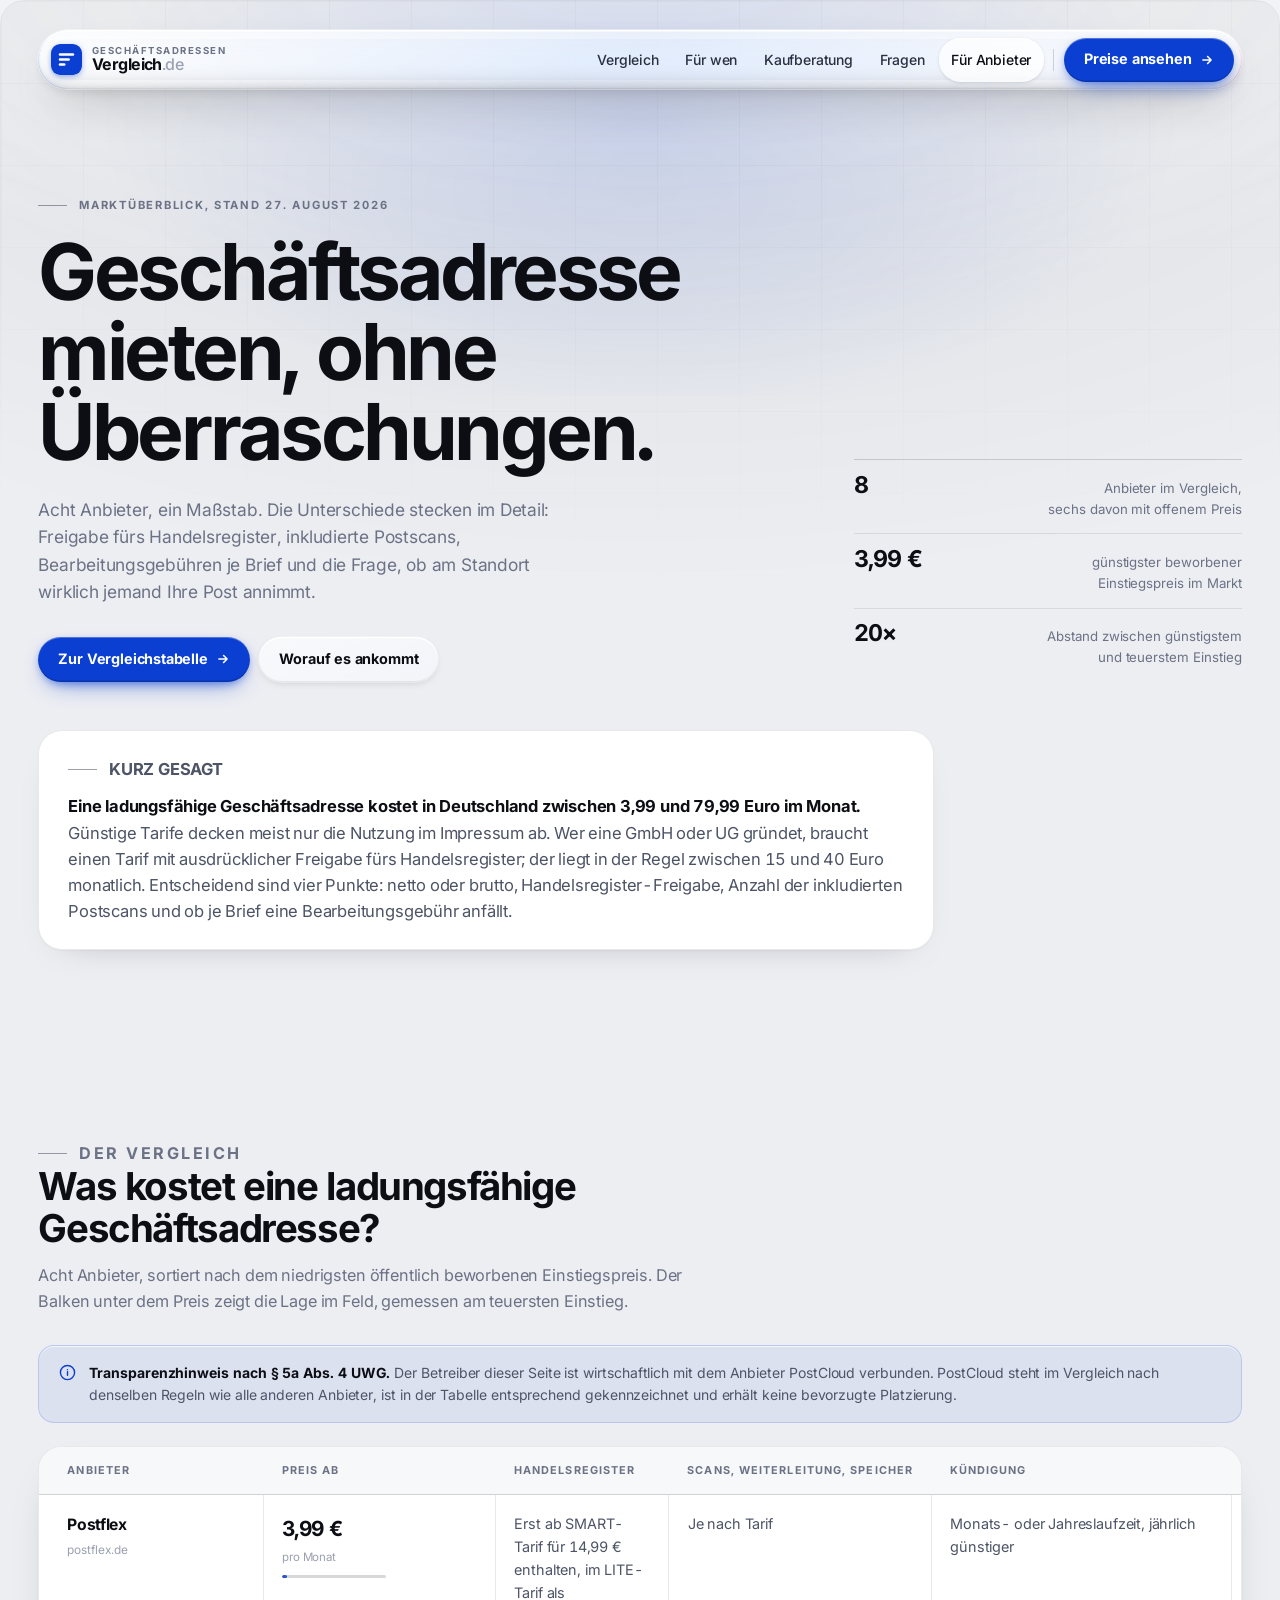
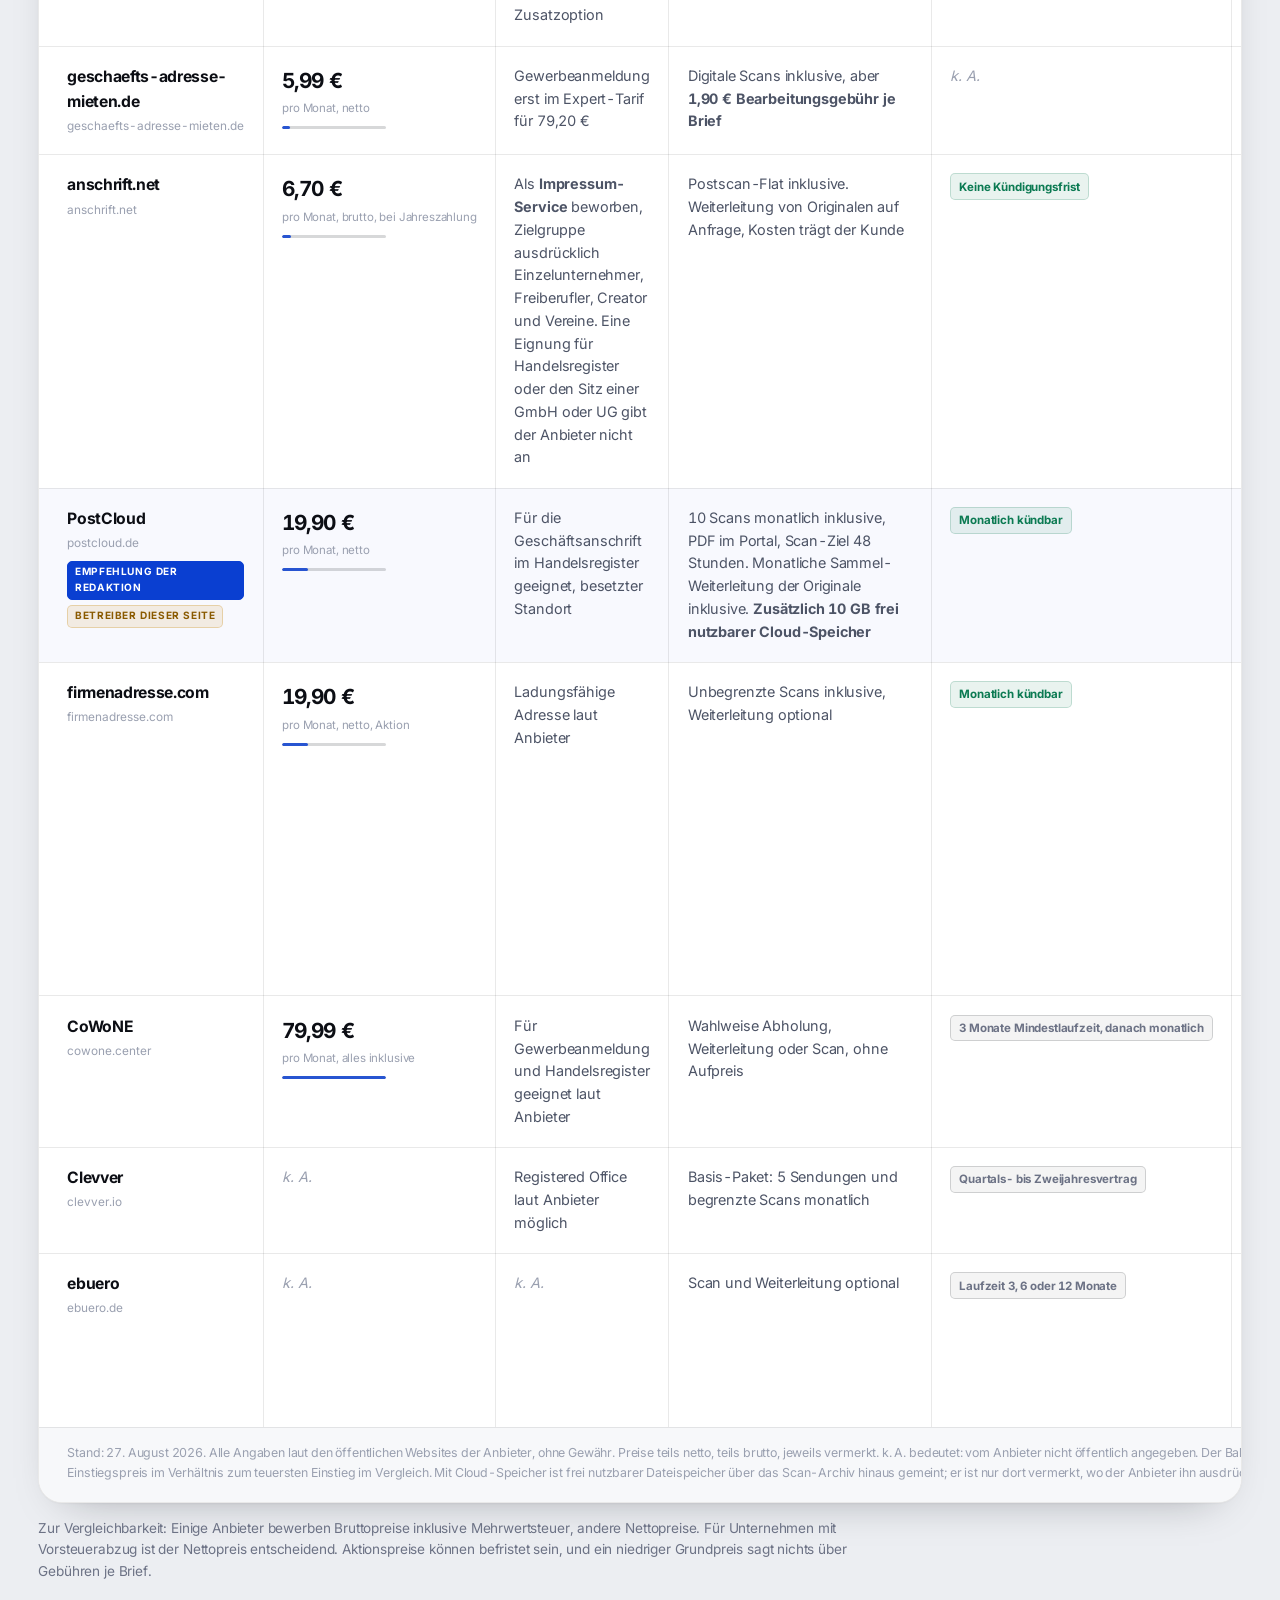
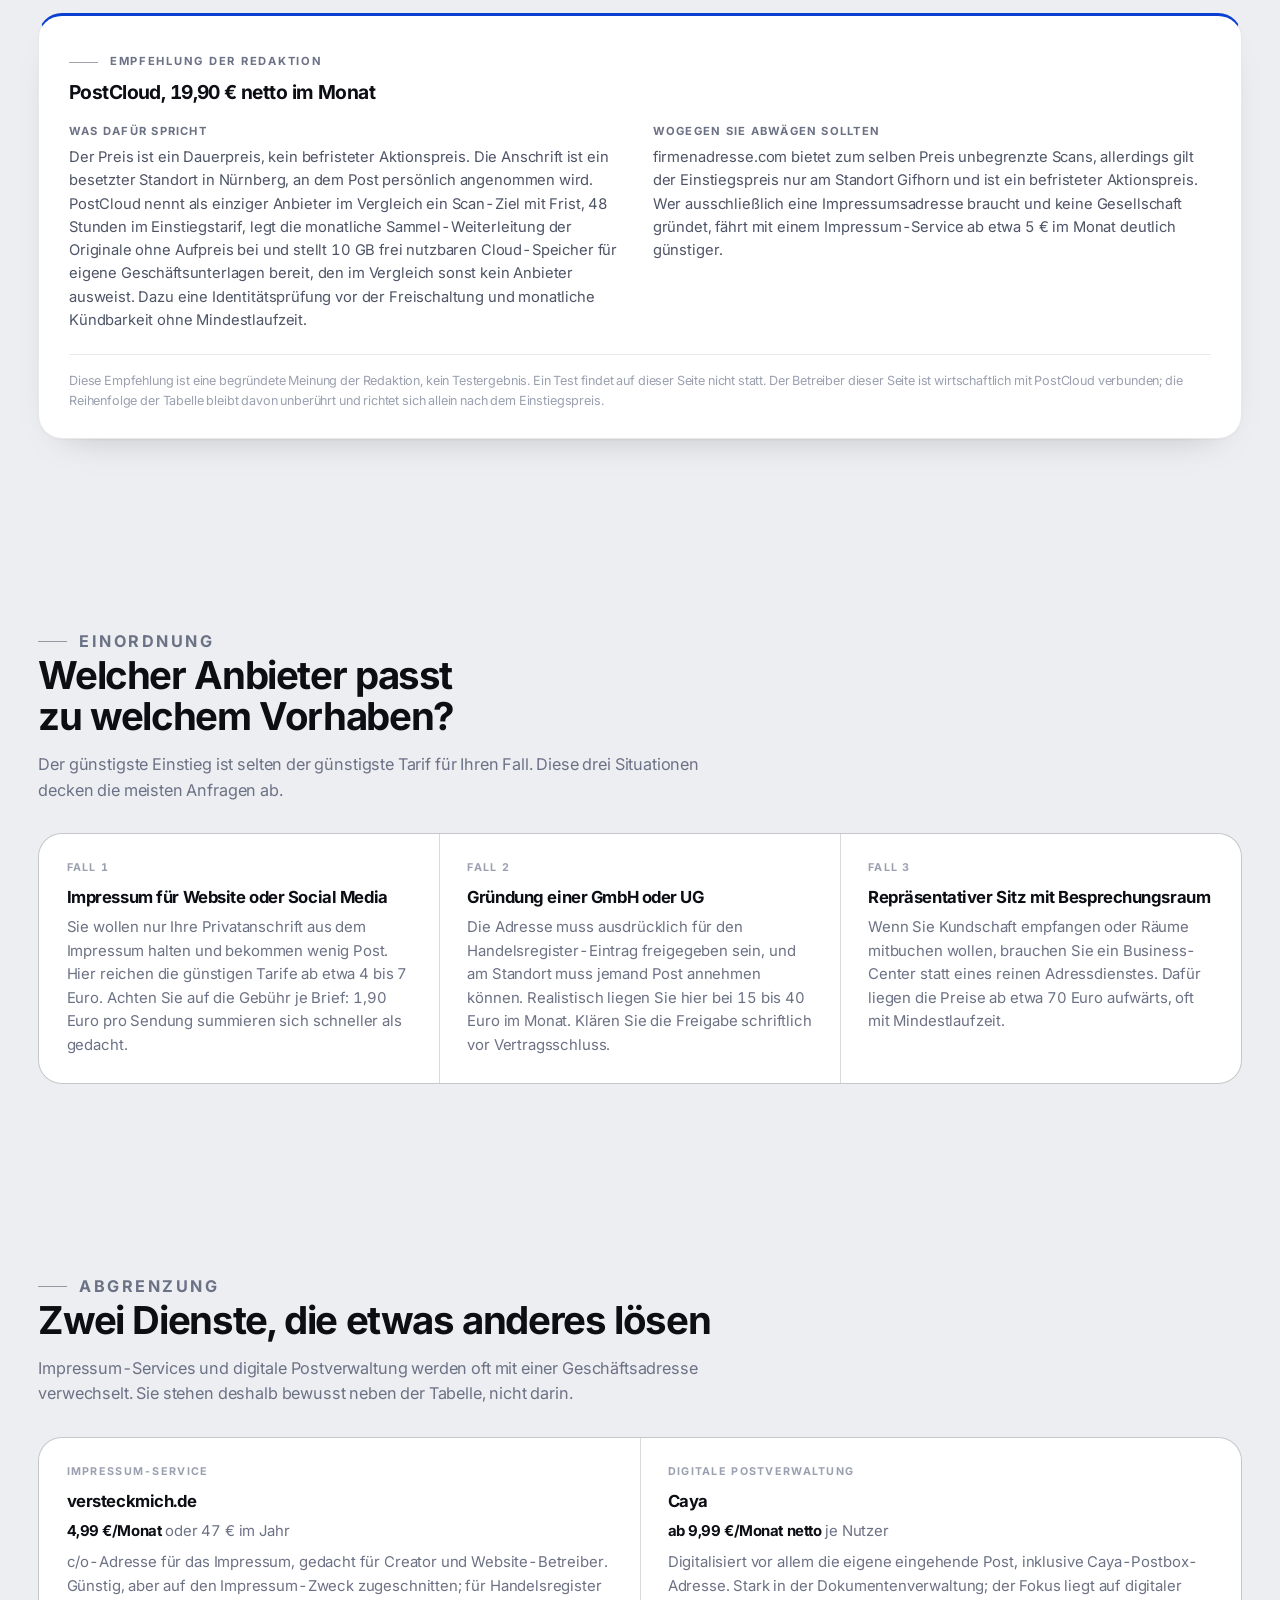
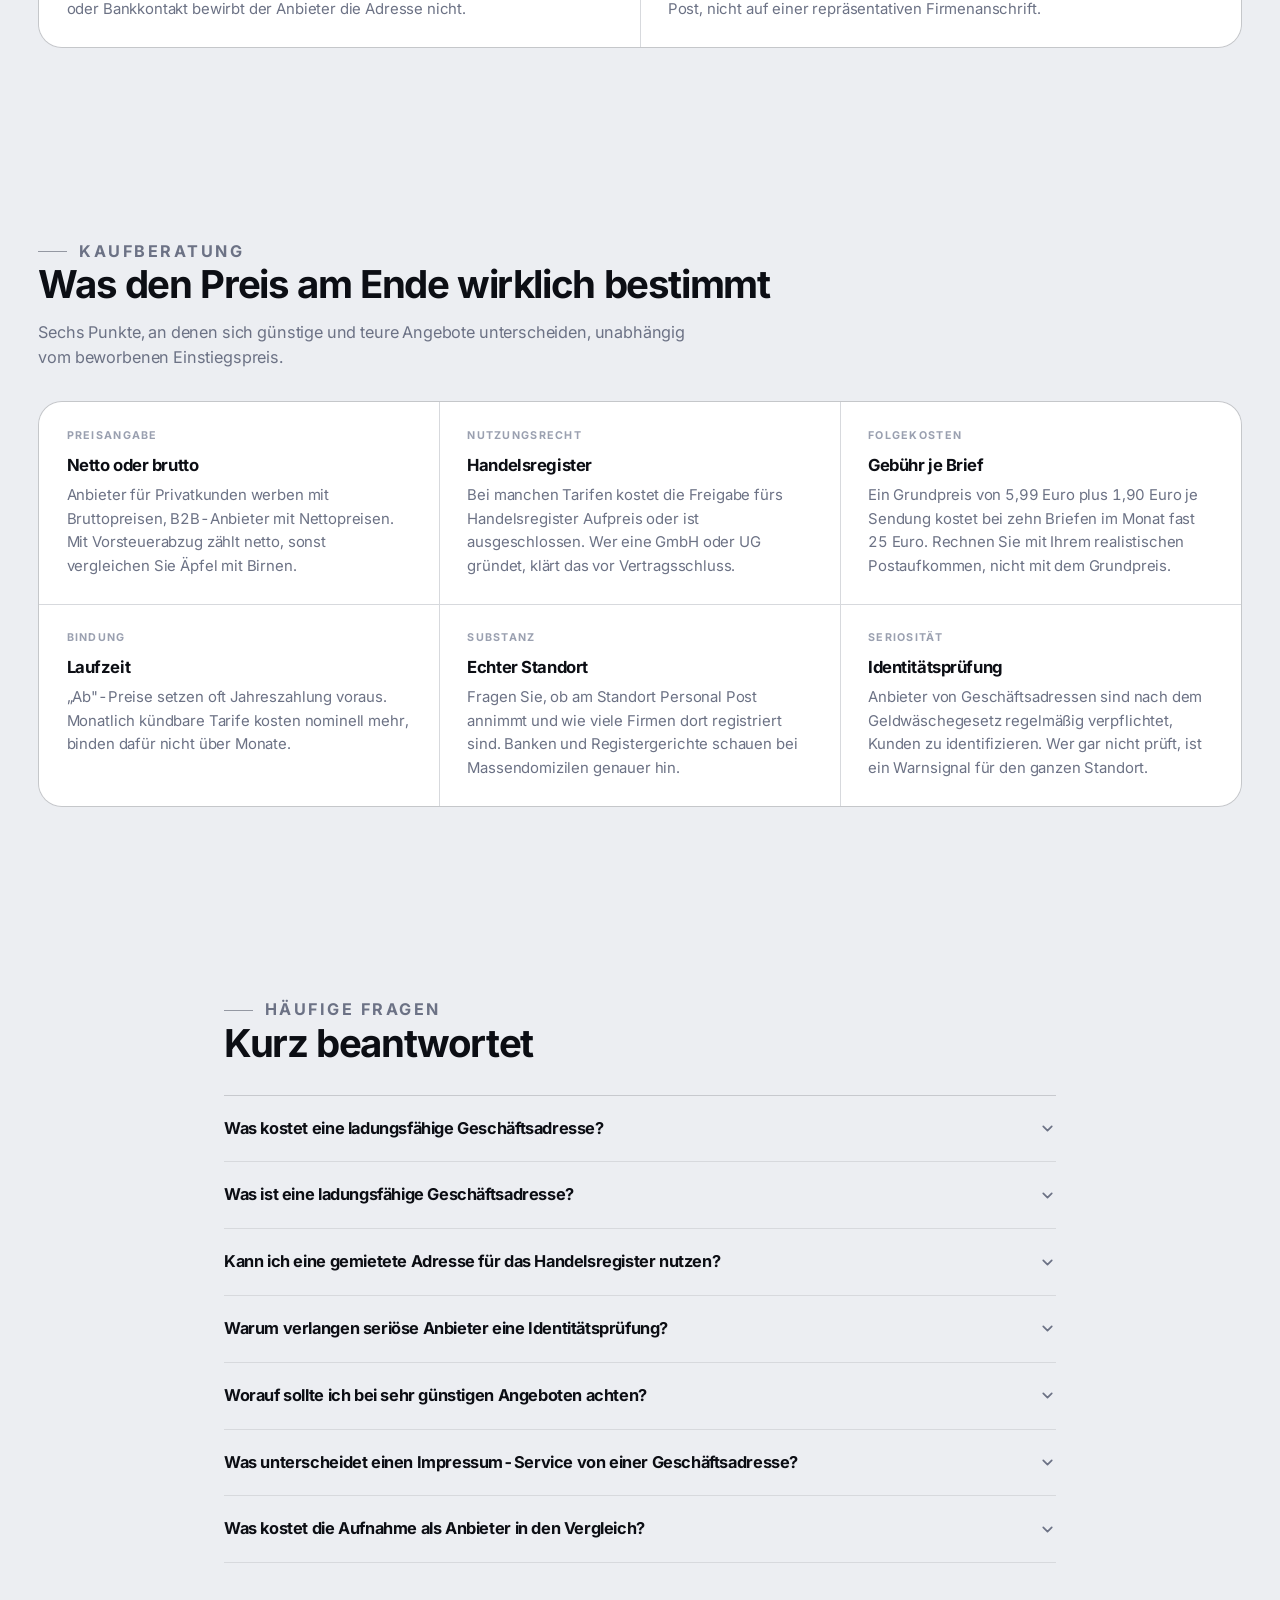
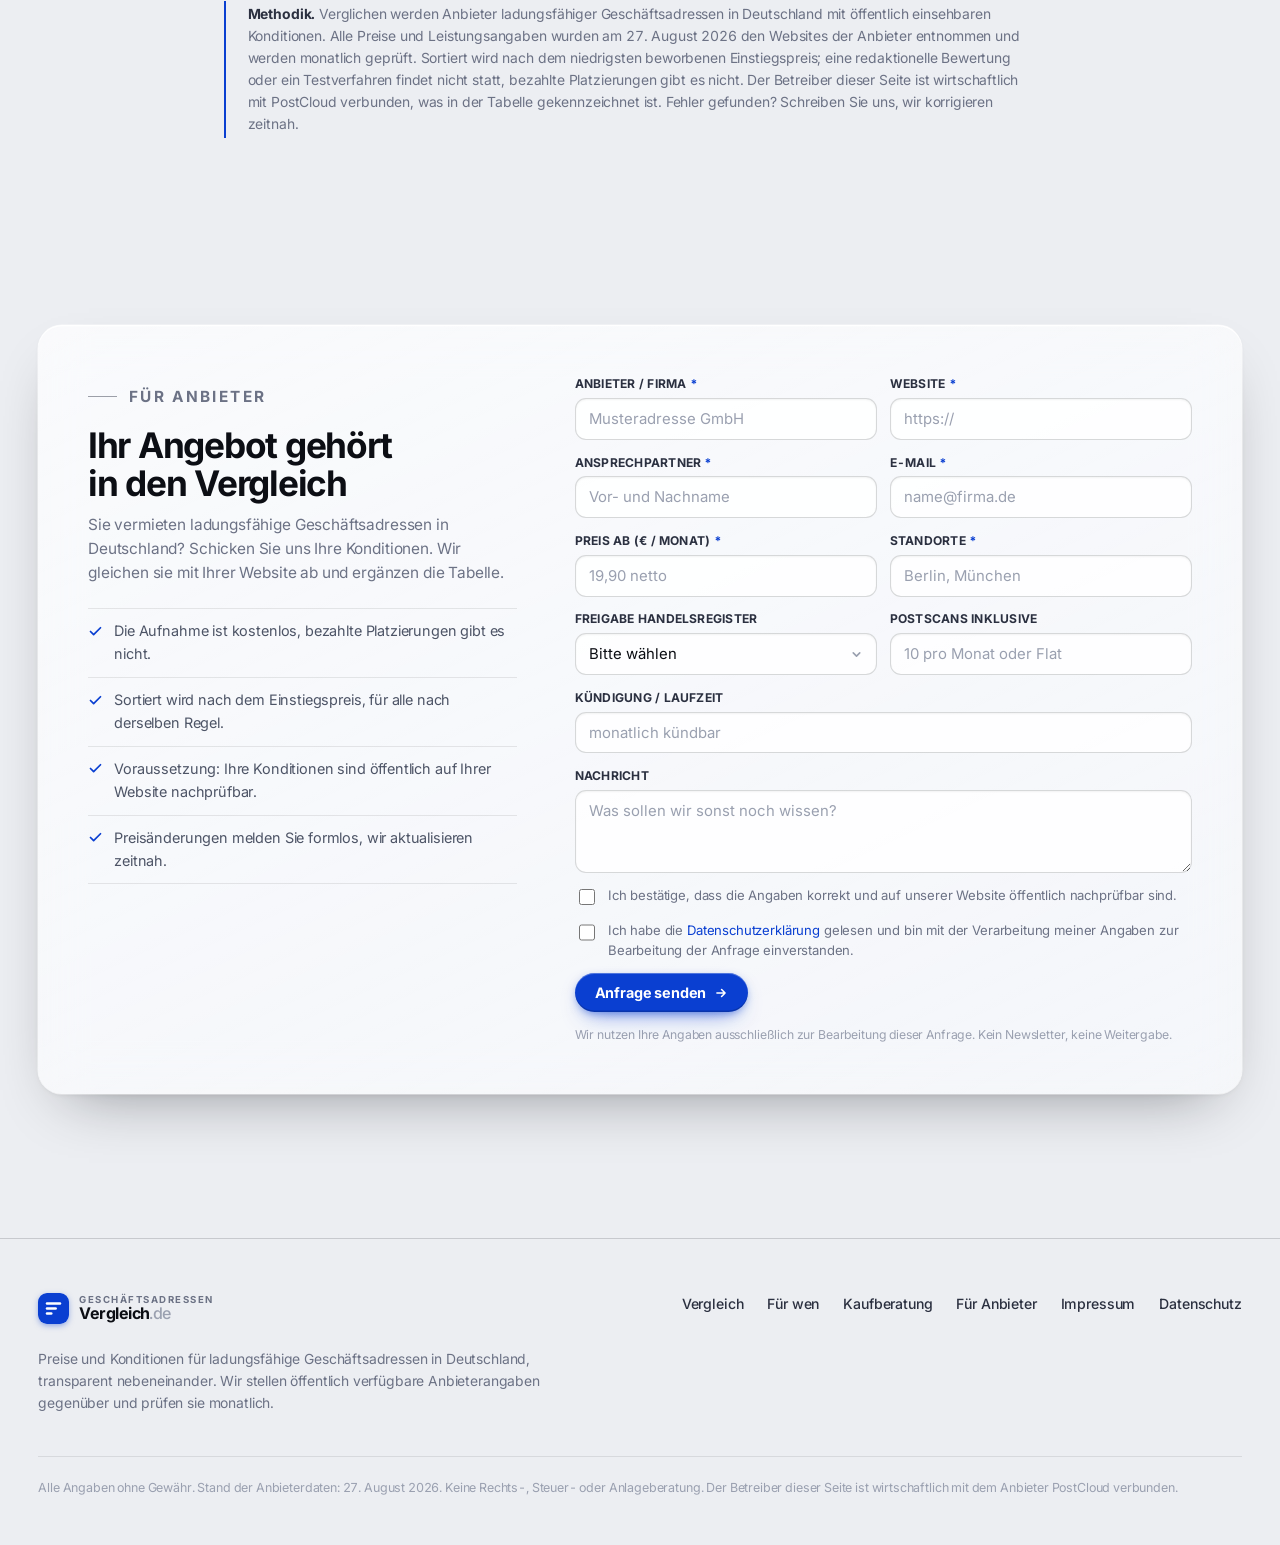
<file: index.html>
<!DOCTYPE html>
<html lang="de">
<head>
  <meta charset="utf-8">
  <meta name="viewport" content="width=device-width, initial-scale=1">
  <title>Geschäftsadresse mieten: 8 Anbieter im Preisvergleich 2026</title>
  <meta name="description" content="Ladungsfähige Geschäftsadresse mieten ab 3,99 € im Monat. 8 Anbieter im Vergleich: Preise, Post-Scans, Kündigungsfristen und Handelsregister-Freigabe. Stand August 2026.">
  <link rel="canonical" href="https://geschaeftsadressen-vergleich.de/">
  <meta name="robots" content="index,follow,max-snippet:-1,max-image-preview:large,max-video-preview:-1">
  <meta name="theme-color" content="#eceef2">
  <meta name="author" content="Geschäftsadressen-Vergleich.de">
  <script>document.documentElement.classList.add("js");</script>
  <link rel="preload" href="fonts/inter-latin-700-normal.woff2" as="font" type="font/woff2" crossorigin>
  <link rel="stylesheet" href="style.css">
  <link rel="sitemap" type="application/xml" href="/sitemap.xml">
  <link rel="alternate" hreflang="de" href="https://geschaeftsadressen-vergleich.de/">
  <link rel="alternate" hreflang="x-default" href="https://geschaeftsadressen-vergleich.de/">
  <link rel="icon" href="data:image/svg+xml,%3Csvg xmlns='http://www.w3.org/2000/svg' viewBox='0 0 64 64'%3E%3Crect width='64' height='64' rx='15' fill='%230a3fd1'/%3E%3Cg fill='white'%3E%3Crect x='16' y='19' width='32' height='5.5' rx='2.75'/%3E%3Crect x='16' y='29.25' width='23' height='5.5' rx='2.75'/%3E%3Crect x='16' y='39.5' width='14' height='5.5' rx='2.75'/%3E%3C/g%3E%3C/svg%3E">
  <meta property="og:title" content="Geschäftsadresse mieten: 8 Anbieter im Preisvergleich 2026">
  <meta property="og:description" content="Ladungsfähige Geschäftsadresse ab 3,99 € im Monat. Preise, Post-Scans, Kündigung und Handelsregister-Freigabe von 8 Anbietern nebeneinander.">
  <meta property="og:type" content="website">
  <meta property="og:url" content="https://geschaeftsadressen-vergleich.de/">
  <meta property="og:site_name" content="Geschäftsadressen-Vergleich.de">
  <meta property="og:locale" content="de_DE">
  <meta name="twitter:card" content="summary">

  <script type="application/ld+json">
  {
    "@context": "https://schema.org",
    "@graph": [
      {
        "@type": "WebSite",
        "@id": "https://geschaeftsadressen-vergleich.de/#website",
        "name": "Geschäftsadressen-Vergleich.de",
        "url": "https://geschaeftsadressen-vergleich.de/",
        "inLanguage": "de",
        "publisher": { "@id": "https://geschaeftsadressen-vergleich.de/#publisher" }
      },
      {
        "@type": "Organization",
        "@id": "https://geschaeftsadressen-vergleich.de/#publisher",
        "name": "Erfolgssinn LLC",
        "url": "https://geschaeftsadressen-vergleich.de/",
        "address": {
          "@type": "PostalAddress",
          "streetAddress": "30 N Gould St Ste R",
          "addressLocality": "Sheridan",
          "addressRegion": "WY",
          "postalCode": "82801",
          "addressCountry": "US"
        }
      },
      {
        "@type": "WebPage",
        "@id": "https://geschaeftsadressen-vergleich.de/#webpage",
        "url": "https://geschaeftsadressen-vergleich.de/",
        "name": "Geschäftsadresse mieten: 8 Anbieter im Preisvergleich 2026",
        "description": "Ladungsfähige Geschäftsadresse mieten ab 3,99 € im Monat. 8 Anbieter im Vergleich: Preise, Post-Scans, Kündigungsfristen und Handelsregister-Freigabe.",
        "inLanguage": "de",
        "isPartOf": { "@id": "https://geschaeftsadressen-vergleich.de/#website" },
        "datePublished": "2026-08-27",
        "dateModified": "2026-08-27",
        "about": { "@type": "Thing", "name": "Ladungsfähige Geschäftsadresse" }
      },
      {
        "@type": "ItemList",
        "@id": "https://geschaeftsadressen-vergleich.de/#vergleich",
        "name": "Anbieter ladungsfähiger Geschäftsadressen in Deutschland",
        "description": "Sortiert nach dem niedrigsten öffentlich beworbenen Einstiegspreis, Stand 27. August 2026.",
        "numberOfItems": 8,
        "itemListOrder": "https://schema.org/ItemListOrderAscending",
        "itemListElement": [
          { "@type": "ListItem", "position": 1, "item": { "@type": "Service", "name": "Postflex", "url": "https://www.postflex.de/", "offers": { "@type": "Offer", "price": "3.99", "priceCurrency": "EUR", "description": "ab 3,99 € pro Monat" } } },
          { "@type": "ListItem", "position": 2, "item": { "@type": "Service", "name": "geschaefts-adresse-mieten.de", "url": "https://geschaefts-adresse-mieten.de/", "offers": { "@type": "Offer", "price": "5.99", "priceCurrency": "EUR", "description": "ab 5,99 € netto pro Monat, zusätzlich 1,90 € Bearbeitungsgebühr je Brief" } } },
          { "@type": "ListItem", "position": 3, "item": { "@type": "Service", "name": "anschrift.net", "url": "https://www.anschrift.net/", "offers": { "@type": "Offer", "price": "6.70", "priceCurrency": "EUR", "description": "ab 6,70 € brutto pro Monat, Postscan-Flat inklusive" } } },
          { "@type": "ListItem", "position": 4, "item": { "@type": "Service", "name": "PostCloud", "url": "https://www.postcloud.de/", "offers": { "@type": "Offer", "price": "19.90", "priceCurrency": "EUR", "description": "ab 19,90 € netto pro Monat, 10 Scans inklusive, 10 GB Cloud-Speicher, monatliche Sammel-Weiterleitung inklusive, monatlich kündbar" } } },
          { "@type": "ListItem", "position": 5, "item": { "@type": "Service", "name": "firmenadresse.com", "url": "https://www.firmenadresse.com/", "offers": { "@type": "Offer", "price": "19.90", "priceCurrency": "EUR", "description": "ab 19,90 € netto pro Monat im Aktionspreis, unbegrenzte Scans" } } },
          { "@type": "ListItem", "position": 6, "item": { "@type": "Service", "name": "CoWoNE", "url": "https://cowone.center/geschaeftsadresse-mieten/", "offers": { "@type": "Offer", "price": "79.99", "priceCurrency": "EUR", "description": "ab 79,99 € pro Monat, alles inklusive, drei Monate Mindestlaufzeit" } } },
          { "@type": "ListItem", "position": 7, "item": { "@type": "Service", "name": "Clevver", "url": "https://www.clevver.io/" } },
          { "@type": "ListItem", "position": 8, "item": { "@type": "Service", "name": "ebuero", "url": "https://www.ebuero.de/" } }
        ]
      },
      {
        "@type": "FAQPage",
        "@id": "https://geschaeftsadressen-vergleich.de/#faq",
        "mainEntity": [
          { "@type":"Question","name":"Was kostet eine ladungsfähige Geschäftsadresse?",
            "acceptedAnswer":{"@type":"Answer","text":"Die Einstiegspreise liegen in Deutschland zwischen 3,99 und 79,99 Euro im Monat. Günstige Tarife decken meist nur die Nutzung im Impressum ab. Für Handelsregister, Gewerbeanmeldung und Bankkontakt ist ein Tarif mit ausdrücklicher Freigabe nötig, der in der Regel zwischen 15 und 40 Euro monatlich kostet."}},
          { "@type":"Question","name":"Was ist eine ladungsfähige Geschäftsadresse?",
            "acceptedAnswer":{"@type":"Answer","text":"Eine ladungsfähige Geschäftsadresse ist eine echte Anschrift, unter der Ihnen Post und förmliche Zustellungen wie gerichtliche Schreiben zugehen können. Sie eignet sich für Impressum, Rechnungen und Behördenkontakt. Ein reines Postfach ist nicht ladungsfähig."}},
          { "@type":"Question","name":"Kann ich eine gemietete Adresse für das Handelsregister nutzen?",
            "acceptedAnswer":{"@type":"Answer","text":"Das GmbH-Gesetz verlangt für die Eintragung nur eine inländische Geschäftsanschrift. Nach der Rechtsprechung der Oberlandesgerichte ist auch eine c/o-Adresse eintragungsfähig, wenn unter ihr ein Zustellungsbevollmächtigter erkennbar ist. Wichtig ist, dass am Standort tatsächlich Post angenommen wird. Fragen Sie im Zweifel Ihren Anbieter, ob die Adresse für den Handelsregister-Eintrag freigegeben ist, und klären Sie Details mit Notar oder Anwalt."}},
          { "@type":"Question","name":"Warum verlangen seriöse Anbieter eine Identitätsprüfung?",
            "acceptedAnswer":{"@type":"Answer","text":"Anbieter von Geschäftsadressen gelten nach dem Geldwäschegesetz regelmäßig als Verpflichtete und müssen ihre Kunden identifizieren. Eine Identitätsprüfung vor der Freischaltung ist deshalb ein Qualitätsmerkmal: Sie schützt die Adresse davor, durch unseriöse Nutzer belastet zu werden, was allen Kunden am Standort zugutekommt."}},
          { "@type":"Question","name":"Worauf sollte ich bei sehr günstigen Angeboten achten?",
            "acceptedAnswer":{"@type":"Answer","text":"Prüfen Sie vier Punkte: ob der Preis netto oder brutto angegeben ist, ob die Handelsregister-Nutzung im Tarif enthalten ist oder Aufpreis kostet, wie viele Post-Scans inklusive sind und ob je Brief eine Bearbeitungsgebühr anfällt. Bei einem Anbieter kostet jeder Brief zusätzlich 1,90 Euro, was den günstigen Grundpreis schnell relativiert."}},
          { "@type":"Question","name":"Was unterscheidet einen Impressum-Service von einer Geschäftsadresse?",
            "acceptedAnswer":{"@type":"Answer","text":"Impressum-Services richten sich an Creator und Website-Betreiber, die ihre Privatadresse nicht im Impressum zeigen wollen. Sie sind günstig, aber meist nicht für Handelsregister, Gewerbeanmeldung oder Bankkontakt gedacht. Eine vollwertige Geschäftsadresse deckt diese Fälle ab und wächst mit, wenn aus dem Projekt ein Unternehmen wird."}},
          { "@type":"Question","name":"Was kostet die Aufnahme als Anbieter in den Vergleich?",
            "acceptedAnswer":{"@type":"Answer","text":"Nichts. Die Aufnahme ist kostenlos. Sortiert wird ausschließlich nach dem niedrigsten öffentlich beworbenen Einstiegspreis; bezahlte Platzierungen gibt es nicht."}}
        ]
      }
    ]
  }
  </script>
</head>
<body>
  <div class="canvas" aria-hidden="true"><span class="light"></span><span class="grid"></span></div>

  <header class="site-head" id="siteHead">
    <div class="wrap">
      <div class="head-pill">
        <span class="pill-lens" aria-hidden="true"></span>
        <span class="pill-sheen" aria-hidden="true"></span>

        <a class="brand" href="index.html" aria-label="Geschäftsadressen-Vergleich, zur Startseite">
          <svg class="brand-mark" viewBox="0 0 64 64" aria-hidden="true">
            <rect width="64" height="64" rx="15" fill="#0a3fd1"/>
            <g fill="white"><rect x="16" y="19" width="32" height="5.5" rx="2.75"/><rect x="16" y="29.25" width="23" height="5.5" rx="2.75"/><rect x="16" y="39.5" width="14" height="5.5" rx="2.75"/></g>
          </svg>
          <span class="brand-text">
            <span class="b1">Geschäftsadressen</span>
            <span class="b2">Vergleich<span class="de">.de</span></span>
          </span>
        </a>

        <nav class="head-nav" id="headNav" aria-label="Hauptnavigation">
          <span class="nav-pill" id="navPill" aria-hidden="true"></span>
          <a class="head-link" href="#vergleich">Vergleich</a>
          <a class="head-link" href="#eignung">Für wen</a>
          <a class="head-link" href="#kriterien">Kaufberatung</a>
          <a class="head-link" href="#faq">Fragen</a>
          <a class="head-link" href="#partner">Für Anbieter</a>
          <span class="head-sep" aria-hidden="true"></span>
          <a class="btn btn-solid" href="#vergleich">Preise ansehen
            <svg class="arrow" width="14" height="14" viewBox="0 0 24 24" fill="none" stroke="currentColor" stroke-width="2.7" stroke-linecap="round" stroke-linejoin="round" aria-hidden="true"><path d="M5 12h14M13 6l6 6-6 6"/></svg>
          </a>
        </nav>
      </div>
    </div>
  </header>

  <main>
    <div class="hero">
      <div class="wrap">
        <div class="hero-grid">
          <div>
            <p class="kicker">Marktüberblick, Stand 27. August 2026</p>
            <h1 data-reveal>Geschäftsadresse mieten, ohne Überraschungen.</h1>
            <p class="lede" data-reveal style="--delay:120ms">Acht Anbieter, ein Maßstab. Die Unterschiede stecken im Detail: Freigabe fürs Handelsregister, inkludierte Postscans, Bearbeitungsgebühren je Brief und die Frage, ob am Standort wirklich jemand Ihre Post annimmt.</p>
            <div class="hero-actions" data-reveal style="--delay:200ms">
              <a class="btn btn-solid" href="#vergleich">Zur Vergleichstabelle
                <svg class="arrow" width="14" height="14" viewBox="0 0 24 24" fill="none" stroke="currentColor" stroke-width="2.7" stroke-linecap="round" stroke-linejoin="round" aria-hidden="true"><path d="M5 12h14M13 6l6 6-6 6"/></svg>
              </a>
              <a class="btn btn-glass" href="#kriterien">Worauf es ankommt</a>
            </div>
          </div>

          <div class="facts" data-reveal style="--delay:270ms">
            <div class="row"><span class="val" data-count="8">8</span><span class="lab">Anbieter im Vergleich,<br>sechs davon mit offenem Preis</span></div>
            <div class="row"><span class="val" data-count="3.99" data-suffix=" €">3,99 €</span><span class="lab">günstigster beworbener<br>Einstiegspreis im Markt</span></div>
            <div class="row"><span class="val" data-count="20" data-suffix="×">20×</span><span class="lab">Abstand zwischen günstigstem<br>und teuerstem Einstieg</span></div>
          </div>
        </div>
      </div>
    </div>

    <section id="kurz" style="padding-top:0">
      <div class="wrap">
        <div class="summary" data-reveal>
          <p class="kicker">Kurz gesagt</p>
          <p><strong>Eine ladungsfähige Geschäftsadresse kostet in Deutschland zwischen 3,99 und 79,99 Euro im Monat.</strong> Günstige Tarife decken meist nur die Nutzung im Impressum ab. Wer eine GmbH oder UG gründet, braucht einen Tarif mit ausdrücklicher Freigabe fürs Handelsregister; der liegt in der Regel zwischen 15 und 40 Euro monatlich. Entscheidend sind vier Punkte: netto oder brutto, Handelsregister-Freigabe, Anzahl der inkludierten Postscans und ob je Brief eine Bearbeitungsgebühr anfällt.</p>
        </div>
      </div>
    </section>

    <section id="vergleich">
      <div class="wrap">
        <div class="section-head" data-reveal>
          <p class="kicker">Der Vergleich</p>
          <h2>Was kostet eine ladungsfähige Geschäftsadresse?</h2>
          <p>Acht Anbieter, sortiert nach dem niedrigsten öffentlich beworbenen Einstiegspreis. Der Balken unter dem Preis zeigt die Lage im Feld, gemessen am teuersten Einstieg.</p>
        </div>

        <div class="disclosure" data-reveal>
          <svg width="17" height="17" viewBox="0 0 24 24" fill="none" stroke="currentColor" stroke-width="2" stroke-linecap="round" stroke-linejoin="round" aria-hidden="true"><circle cx="12" cy="12" r="10"/><path d="M12 16v-5M12 8h.01"/></svg>
          <div><strong>Transparenzhinweis nach § 5a Abs. 4 UWG.</strong> Der Betreiber dieser Seite ist wirtschaftlich mit dem Anbieter PostCloud verbunden. PostCloud steht im Vergleich nach denselben Regeln wie alle anderen Anbieter, ist in der Tabelle entsprechend gekennzeichnet und erhält keine bevorzugte Platzierung.</div>
        </div>

        <div class="table-card" data-reveal style="--delay:80ms">
          <div class="tablewrap">
            <table>
              <caption>Stand: 27. August 2026. Alle Angaben laut den öffentlichen Websites der Anbieter, ohne Gewähr. Preise teils netto, teils brutto, jeweils vermerkt. k.&nbsp;A. bedeutet: vom Anbieter nicht öffentlich angegeben. Der Balken zeigt den Einstiegspreis im Verhältnis zum teuersten Einstieg im Vergleich. Mit Cloud-Speicher ist frei nutzbarer Dateispeicher über das Scan-Archiv hinaus gemeint; er ist nur dort vermerkt, wo der Anbieter ihn ausdrücklich ausweist.</caption>
              <thead>
                <tr>
                  <th scope="col">Anbieter</th><th scope="col">Preis ab</th><th scope="col">Handelsregister</th>
                  <th scope="col">Scans, Weiterleitung, Speicher</th><th scope="col">Kündigung</th><th scope="col">Standorte</th>
                </tr>
              </thead>
              <tbody>
                <tr>
                  <th scope="row" class="anbieter" data-label="Anbieter">Postflex<span class="dom">postflex.de</span></th>
                  <td class="preis" data-label="Preis ab"><span class="val">3,99 €</span><span class="unit">pro Monat</span><span class="bar"><i style="width:5%"></i></span></td>
                  <td data-label="Handelsregister">Erst ab SMART-Tarif für 14,99 € enthalten, im LITE-Tarif als Zusatzoption</td>
                  <td data-label="Scans, Weiterleitung, Speicher">Je nach Tarif</td>
                  <td data-label="Kündigung">Monats- oder Jahreslaufzeit, jährlich günstiger</td>
                  <td data-label="Standorte"><span class="ka">k.&nbsp;A.</span></td>
                </tr>
                <tr>
                  <th scope="row" class="anbieter" data-label="Anbieter">geschaefts-adresse-<wbr>mieten.de<span class="dom">geschaefts-adresse-mieten.de</span></th>
                  <td class="preis" data-label="Preis ab"><span class="val">5,99 €</span><span class="unit">pro Monat, netto</span><span class="bar"><i style="width:7.5%"></i></span></td>
                  <td data-label="Handelsregister">Gewerbeanmeldung erst im Expert-Tarif für 79,20 €</td>
                  <td data-label="Scans, Weiterleitung, Speicher">Digitale Scans inklusive, aber <strong>1,90 € Bearbeitungsgebühr je Brief</strong></td>
                  <td data-label="Kündigung"><span class="ka">k.&nbsp;A.</span></td>
                  <td data-label="Standorte"><span class="ka">k.&nbsp;A.</span></td>
                </tr>
                <tr>
                  <th scope="row" class="anbieter" data-label="Anbieter">anschrift.net<span class="dom">anschrift.net</span></th>
                  <td class="preis" data-label="Preis ab"><span class="val">6,70 €</span><span class="unit">pro Monat, brutto, bei Jahreszahlung</span><span class="bar"><i style="width:8.4%"></i></span></td>
                  <td data-label="Handelsregister">Als <strong>Impressum-Service</strong> beworben, Zielgruppe ausdrücklich Einzelunternehmer, Freiberufler, Creator und Vereine. Eine Eignung für Handelsregister oder den Sitz einer GmbH oder UG gibt der Anbieter nicht an</td>
                  <td data-label="Scans, Weiterleitung, Speicher">Postscan-Flat inklusive. Weiterleitung von Originalen auf Anfrage, Kosten trägt der Kunde</td>
                  <td data-label="Kündigung"><span class="chip">Keine Kündigungsfrist</span></td>
                  <td data-label="Standorte">Bayern und Baden-Württemberg, Betreiber COCENTER GmbH</td>
                </tr>
                <tr class="marked">
                  <th scope="row" class="anbieter" data-label="Anbieter">PostCloud<span class="dom">postcloud.de</span><span class="rec">Empfehlung der Redaktion</span><span class="own">Betreiber dieser Seite</span></th>
                  <td class="preis" data-label="Preis ab"><span class="val">19,90 €</span><span class="unit">pro Monat, netto</span><span class="bar"><i style="width:24.9%"></i></span></td>
                  <td data-label="Handelsregister">Für die Geschäftsanschrift im Handelsregister geeignet, besetzter Standort</td>
                  <td data-label="Scans, Weiterleitung, Speicher">10 Scans monatlich inklusive, PDF im Portal, Scan-Ziel 48 Stunden. Monatliche Sammel-Weiterleitung der Originale inklusive. <strong>Zusätzlich 10 GB frei nutzbarer Cloud-Speicher</strong></td>
                  <td data-label="Kündigung"><span class="chip">Monatlich kündbar</span></td>
                  <td data-label="Standorte">Nürnberg</td>
                </tr>
                <tr>
                  <th scope="row" class="anbieter" data-label="Anbieter">firmenadresse.com<span class="dom">firmenadresse.com</span></th>
                  <td class="preis" data-label="Preis ab"><span class="val">19,90 €</span><span class="unit">pro Monat, netto, Aktion</span><span class="bar"><i style="width:24.9%"></i></span></td>
                  <td data-label="Handelsregister">Ladungsfähige Adresse laut Anbieter</td>
                  <td data-label="Scans, Weiterleitung, Speicher">Unbegrenzte Scans inklusive, Weiterleitung optional</td>
                  <td data-label="Kündigung"><span class="chip">Monatlich kündbar</span></td>
                  <td data-label="Standorte">Berlin, Hannover, Gifhorn. Der günstigste Preis gilt nur in Gifhorn; Berlin und Hannover kosten 34,90 € im Aktionspreis, regulär bis 59,90 €</td>
                </tr>
                <tr>
                  <th scope="row" class="anbieter" data-label="Anbieter">CoWoNE<span class="dom">cowone.center</span></th>
                  <td class="preis" data-label="Preis ab"><span class="val">79,99 €</span><span class="unit">pro Monat, alles inklusive</span><span class="bar"><i style="width:100%"></i></span></td>
                  <td data-label="Handelsregister">Für Gewerbeanmeldung und Handelsregister geeignet laut Anbieter</td>
                  <td data-label="Scans, Weiterleitung, Speicher">Wahlweise Abholung, Weiterleitung oder Scan, ohne Aufpreis</td>
                  <td data-label="Kündigung"><span class="chip neutral">3 Monate Mindestlaufzeit, danach monatlich</span></td>
                  <td data-label="Standorte">Neuss, Erlangen, Nürnberg, Darmstadt</td>
                </tr>
                <tr>
                  <th scope="row" class="anbieter" data-label="Anbieter">Clevver<span class="dom">clevver.io</span></th>
                  <td class="preis" data-label="Preis ab"><span class="ka">k.&nbsp;A.</span></td>
                  <td data-label="Handelsregister">Registered Office laut Anbieter möglich</td>
                  <td data-label="Scans, Weiterleitung, Speicher">Basis-Paket: 5 Sendungen und begrenzte Scans monatlich</td>
                  <td data-label="Kündigung"><span class="chip neutral">Quartals- bis Zweijahresvertrag</span></td>
                  <td data-label="Standorte">Berlin, weitere international</td>
                </tr>
                <tr>
                  <th scope="row" class="anbieter" data-label="Anbieter">ebuero<span class="dom">ebuero.de</span></th>
                  <td class="preis" data-label="Preis ab"><span class="ka">k.&nbsp;A.</span></td>
                  <td data-label="Handelsregister"><span class="ka">k.&nbsp;A.</span></td>
                  <td data-label="Scans, Weiterleitung, Speicher">Scan und Weiterleitung optional</td>
                  <td data-label="Kündigung"><span class="chip neutral">Laufzeit 3, 6 oder 12 Monate</span></td>
                  <td data-label="Standorte">13 Standorte, unter anderem Berlin, München, Nürnberg</td>
                </tr>
              </tbody>
            </table>
          </div>
        </div>
        <p class="note" data-reveal>Zur Vergleichbarkeit: Einige Anbieter bewerben Bruttopreise inklusive Mehrwertsteuer, andere Nettopreise. Für Unternehmen mit Vorsteuerabzug ist der Nettopreis entscheidend. Aktionspreise können befristet sein, und ein niedriger Grundpreis sagt nichts über Gebühren je Brief.</p>

        <div class="rec-box" data-reveal>
          <p class="kicker">Empfehlung der Redaktion</p>
          <h3>PostCloud, 19,90 € netto im Monat</h3>
          <div class="rec-cols">
            <div>
              <p class="rec-h">Was dafür spricht</p>
              <p>Der Preis ist ein Dauerpreis, kein befristeter Aktionspreis. Die Anschrift ist ein besetzter Standort in Nürnberg, an dem Post persönlich angenommen wird. PostCloud nennt als einziger Anbieter im Vergleich ein Scan-Ziel mit Frist, 48 Stunden im Einstiegstarif, legt die monatliche Sammel-Weiterleitung der Originale ohne Aufpreis bei und stellt 10 GB frei nutzbaren Cloud-Speicher für eigene Geschäftsunterlagen bereit, den im Vergleich sonst kein Anbieter ausweist. Dazu eine Identitätsprüfung vor der Freischaltung und monatliche Kündbarkeit ohne Mindestlaufzeit.</p>
            </div>
            <div>
              <p class="rec-h">Wogegen Sie abwägen sollten</p>
              <p>firmenadresse.com bietet zum selben Preis unbegrenzte Scans, allerdings gilt der Einstiegspreis nur am Standort Gifhorn und ist ein befristeter Aktionspreis. Wer ausschließlich eine Impressumsadresse braucht und keine Gesellschaft gründet, fährt mit einem Impressum-Service ab etwa 5 € im Monat deutlich günstiger.</p>
            </div>
          </div>
          <p class="rec-foot">Diese Empfehlung ist eine begründete Meinung der Redaktion, kein Testergebnis. Ein Test findet auf dieser Seite nicht statt. Der Betreiber dieser Seite ist wirtschaftlich mit PostCloud verbunden; die Reihenfolge der Tabelle bleibt davon unberührt und richtet sich allein nach dem Einstiegspreis.</p>
        </div>
      </div>
    </section>

    <section id="eignung">
      <div class="wrap">
        <div class="section-head" data-reveal>
          <p class="kicker">Einordnung</p>
          <h2>Welcher Anbieter passt zu welchem Vorhaben?</h2>
          <p>Der günstigste Einstieg ist selten der günstigste Tarif für Ihren Fall. Diese drei Situationen decken die meisten Anfragen ab.</p>
        </div>
        <div class="grid three" data-reveal>
          <article class="cell">
            <span class="tag">Fall 1</span>
            <h3>Impressum für Website oder Social Media</h3>
            <p>Sie wollen nur Ihre Privatanschrift aus dem Impressum halten und bekommen wenig Post. Hier reichen die günstigen Tarife ab etwa 4 bis 7 Euro. Achten Sie auf die Gebühr je Brief: 1,90 Euro pro Sendung summieren sich schneller als gedacht.</p>
          </article>
          <article class="cell">
            <span class="tag">Fall 2</span>
            <h3>Gründung einer GmbH oder UG</h3>
            <p>Die Adresse muss ausdrücklich für den Handelsregister-Eintrag freigegeben sein, und am Standort muss jemand Post annehmen können. Realistisch liegen Sie hier bei 15 bis 40 Euro im Monat. Klären Sie die Freigabe schriftlich vor Vertragsschluss.</p>
          </article>
          <article class="cell">
            <span class="tag">Fall 3</span>
            <h3>Repräsentativer Sitz mit Besprechungsraum</h3>
            <p>Wenn Sie Kundschaft empfangen oder Räume mitbuchen wollen, brauchen Sie ein Business-Center statt eines reinen Adressdienstes. Dafür liegen die Preise ab etwa 70 Euro aufwärts, oft mit Mindestlaufzeit.</p>
          </article>
        </div>
      </div>
    </section>

    <section>
      <div class="wrap">
        <div class="section-head" data-reveal>
          <p class="kicker">Abgrenzung</p>
          <h2>Zwei Dienste, die etwas anderes lösen</h2>
          <p>Impressum-Services und digitale Postverwaltung werden oft mit einer Geschäftsadresse verwechselt. Sie stehen deshalb bewusst neben der Tabelle, nicht darin.</p>
        </div>
        <div class="grid two" data-reveal>
          <article class="cell">
            <span class="tag">Impressum-Service</span>
            <h3>versteckmich.de</h3>
            <p><span class="price">4,99 €/Monat</span> oder 47 € im Jahr</p>
            <p>c/o-Adresse für das Impressum, gedacht für Creator und Website-Betreiber. Günstig, aber auf den Impressum-Zweck zugeschnitten; für Handelsregister oder Bankkontakt bewirbt der Anbieter die Adresse nicht.</p>
          </article>
          <article class="cell">
            <span class="tag">Digitale Postverwaltung</span>
            <h3>Caya</h3>
            <p><span class="price">ab 9,99 €/Monat netto</span> je Nutzer</p>
            <p>Digitalisiert vor allem die eigene eingehende Post, inklusive Caya-Postbox-Adresse. Stark in der Dokumentenverwaltung; der Fokus liegt auf digitaler Post, nicht auf einer repräsentativen Firmenanschrift.</p>
          </article>
        </div>
      </div>
    </section>

    <section id="kriterien">
      <div class="wrap">
        <div class="section-head" data-reveal>
          <p class="kicker">Kaufberatung</p>
          <h2>Was den Preis am Ende wirklich bestimmt</h2>
          <p>Sechs Punkte, an denen sich günstige und teure Angebote unterscheiden, unabhängig vom beworbenen Einstiegspreis.</p>
        </div>
        <div class="grid three" data-reveal>
          <article class="cell">
            <span class="tag">Preisangabe</span><h3>Netto oder brutto</h3>
            <p>Anbieter für Privatkunden werben mit Bruttopreisen, B2B-Anbieter mit Nettopreisen. Mit Vorsteuerabzug zählt netto, sonst vergleichen Sie Äpfel mit Birnen.</p>
          </article>
          <article class="cell">
            <span class="tag">Nutzungsrecht</span><h3>Handelsregister</h3>
            <p>Bei manchen Tarifen kostet die Freigabe fürs Handelsregister Aufpreis oder ist ausgeschlossen. Wer eine GmbH oder UG gründet, klärt das vor Vertragsschluss.</p>
          </article>
          <article class="cell">
            <span class="tag">Folgekosten</span><h3>Gebühr je Brief</h3>
            <p>Ein Grundpreis von 5,99 Euro plus 1,90 Euro je Sendung kostet bei zehn Briefen im Monat fast 25 Euro. Rechnen Sie mit Ihrem realistischen Postaufkommen, nicht mit dem Grundpreis.</p>
          </article>
          <article class="cell">
            <span class="tag">Bindung</span><h3>Laufzeit</h3>
            <p>„Ab"-Preise setzen oft Jahreszahlung voraus. Monatlich kündbare Tarife kosten nominell mehr, binden dafür nicht über Monate.</p>
          </article>
          <article class="cell">
            <span class="tag">Substanz</span><h3>Echter Standort</h3>
            <p>Fragen Sie, ob am Standort Personal Post annimmt und wie viele Firmen dort registriert sind. Banken und Registergerichte schauen bei Massendomizilen genauer hin.</p>
          </article>
          <article class="cell">
            <span class="tag">Seriosität</span><h3>Identitätsprüfung</h3>
            <p>Anbieter von Geschäftsadressen sind nach dem Geldwäschegesetz regelmäßig verpflichtet, Kunden zu identifizieren. Wer gar nicht prüft, ist ein Warnsignal für den ganzen Standort.</p>
          </article>
        </div>
      </div>
    </section>

    <section id="faq">
      <div class="wrap-narrow">
        <div class="section-head" data-reveal>
          <p class="kicker">Häufige Fragen</p>
          <h2>Kurz beantwortet</h2>
        </div>
        <div class="faq" data-reveal>
          <details>
            <summary>Was kostet eine ladungsfähige Geschäftsadresse?
              <svg class="chev" width="17" height="17" viewBox="0 0 24 24" fill="none" stroke="currentColor" stroke-width="2.4" stroke-linecap="round" stroke-linejoin="round" aria-hidden="true"><path d="m6 9 6 6 6-6"/></svg>
            </summary>
            <div class="faq-body"><div><p>Die Einstiegspreise liegen in Deutschland zwischen 3,99 und 79,99 Euro im Monat. Günstige Tarife decken meist nur die Nutzung im Impressum ab. Für Handelsregister, Gewerbeanmeldung und Bankkontakt ist ein Tarif mit ausdrücklicher Freigabe nötig, der in der Regel zwischen 15 und 40 Euro monatlich kostet.</p></div></div>
          </details>
          <details>
            <summary>Was ist eine ladungsfähige Geschäftsadresse?
              <svg class="chev" width="17" height="17" viewBox="0 0 24 24" fill="none" stroke="currentColor" stroke-width="2.4" stroke-linecap="round" stroke-linejoin="round" aria-hidden="true"><path d="m6 9 6 6 6-6"/></svg>
            </summary>
            <div class="faq-body"><div><p>Eine echte Anschrift, unter der Ihnen Post und förmliche Zustellungen wie gerichtliche Schreiben zugehen können. Sie eignet sich für Impressum, Rechnungen und Behördenkontakt. Ein reines Postfach ist nicht ladungsfähig.</p></div></div>
          </details>
          <details>
            <summary>Kann ich eine gemietete Adresse für das Handelsregister nutzen?
              <svg class="chev" width="17" height="17" viewBox="0 0 24 24" fill="none" stroke="currentColor" stroke-width="2.4" stroke-linecap="round" stroke-linejoin="round" aria-hidden="true"><path d="m6 9 6 6 6-6"/></svg>
            </summary>
            <div class="faq-body"><div><p>Das GmbH-Gesetz verlangt für die Eintragung nur eine inländische Geschäftsanschrift. Nach der Rechtsprechung der Oberlandesgerichte ist auch eine c/o-Adresse eintragungsfähig, wenn unter ihr ein Zustellungsbevollmächtigter erkennbar ist. Wichtig ist, dass am Standort tatsächlich Post angenommen wird. Fragen Sie im Zweifel Ihren Anbieter, ob die Adresse für den Handelsregister-Eintrag freigegeben ist, und klären Sie Details mit Notar oder Anwalt.</p></div></div>
          </details>
          <details>
            <summary>Warum verlangen seriöse Anbieter eine Identitätsprüfung?
              <svg class="chev" width="17" height="17" viewBox="0 0 24 24" fill="none" stroke="currentColor" stroke-width="2.4" stroke-linecap="round" stroke-linejoin="round" aria-hidden="true"><path d="m6 9 6 6 6-6"/></svg>
            </summary>
            <div class="faq-body"><div><p>Anbieter von Geschäftsadressen gelten nach dem Geldwäschegesetz regelmäßig als Verpflichtete und müssen ihre Kunden identifizieren. Eine Identitätsprüfung vor der Freischaltung ist deshalb ein Qualitätsmerkmal: Sie schützt die Adresse davor, durch unseriöse Nutzer belastet zu werden, was allen Kunden am Standort zugutekommt.</p></div></div>
          </details>
          <details>
            <summary>Worauf sollte ich bei sehr günstigen Angeboten achten?
              <svg class="chev" width="17" height="17" viewBox="0 0 24 24" fill="none" stroke="currentColor" stroke-width="2.4" stroke-linecap="round" stroke-linejoin="round" aria-hidden="true"><path d="m6 9 6 6 6-6"/></svg>
            </summary>
            <div class="faq-body"><div><p>Prüfen Sie vier Punkte: ob der Preis netto oder brutto angegeben ist, ob die Handelsregister-Nutzung im Tarif enthalten ist oder Aufpreis kostet, wie viele Postscans inklusive sind und ob je Brief eine Bearbeitungsgebühr anfällt. Bei einem Anbieter im Vergleich kostet jeder Brief zusätzlich 1,90 Euro, was den günstigen Grundpreis schnell relativiert.</p></div></div>
          </details>
          <details>
            <summary>Was unterscheidet einen Impressum-Service von einer Geschäftsadresse?
              <svg class="chev" width="17" height="17" viewBox="0 0 24 24" fill="none" stroke="currentColor" stroke-width="2.4" stroke-linecap="round" stroke-linejoin="round" aria-hidden="true"><path d="m6 9 6 6 6-6"/></svg>
            </summary>
            <div class="faq-body"><div><p>Impressum-Services richten sich an Creator und Website-Betreiber, die ihre Privatadresse nicht im Impressum zeigen wollen. Sie sind günstig, aber meist nicht für Handelsregister, Gewerbeanmeldung oder Bankkontakt gedacht. Eine vollwertige Geschäftsadresse deckt diese Fälle ab und wächst mit, wenn aus dem Projekt ein Unternehmen wird.</p></div></div>
          </details>
          <details>
            <summary>Was kostet die Aufnahme als Anbieter in den Vergleich?
              <svg class="chev" width="17" height="17" viewBox="0 0 24 24" fill="none" stroke="currentColor" stroke-width="2.4" stroke-linecap="round" stroke-linejoin="round" aria-hidden="true"><path d="m6 9 6 6 6-6"/></svg>
            </summary>
            <div class="faq-body"><div><p>Nichts. Die Aufnahme ist kostenlos. Sortiert wird ausschließlich nach dem niedrigsten öffentlich beworbenen Einstiegspreis; bezahlte Platzierungen gibt es nicht. Voraussetzung ist, dass die Konditionen öffentlich auf der Anbieter-Website nachprüfbar sind.</p></div></div>
          </details>
        </div>

        <p class="method" data-reveal style="margin-top:2.4rem">
          <strong>Methodik.</strong> Verglichen werden Anbieter ladungsfähiger Geschäftsadressen in Deutschland mit öffentlich einsehbaren Konditionen. Alle Preise und Leistungsangaben wurden am 27. August 2026 den Websites der Anbieter entnommen und werden monatlich geprüft. Sortiert wird nach dem niedrigsten beworbenen Einstiegspreis; eine redaktionelle Bewertung oder ein Testverfahren findet nicht statt, bezahlte Platzierungen gibt es nicht. Der Betreiber dieser Seite ist wirtschaftlich mit PostCloud verbunden, was in der Tabelle gekennzeichnet ist. Fehler gefunden? Schreiben Sie uns, wir korrigieren zeitnah.
        </p>
      </div>
    </section>

    <section id="partner">
      <div class="wrap">
        <div class="partner-shell" data-reveal>
          <div class="partner-intro">
            <p class="kicker">Für Anbieter</p>
            <h2>Ihr Angebot gehört in den Vergleich</h2>
            <p>Sie vermieten ladungsfähige Geschäftsadressen in Deutschland? Schicken Sie uns Ihre Konditionen. Wir gleichen sie mit Ihrer Website ab und ergänzen die Tabelle.</p>
            <ul class="partner-points">
              <li><svg class="tick" width="15" height="15" viewBox="0 0 24 24" fill="none" stroke="currentColor" stroke-width="2.8" stroke-linecap="round" stroke-linejoin="round" aria-hidden="true"><path d="M20 6 9 17l-5-5"/></svg>Die Aufnahme ist kostenlos, bezahlte Platzierungen gibt es nicht.</li>
              <li><svg class="tick" width="15" height="15" viewBox="0 0 24 24" fill="none" stroke="currentColor" stroke-width="2.8" stroke-linecap="round" stroke-linejoin="round" aria-hidden="true"><path d="M20 6 9 17l-5-5"/></svg>Sortiert wird nach dem Einstiegspreis, für alle nach derselben Regel.</li>
              <li><svg class="tick" width="15" height="15" viewBox="0 0 24 24" fill="none" stroke="currentColor" stroke-width="2.8" stroke-linecap="round" stroke-linejoin="round" aria-hidden="true"><path d="M20 6 9 17l-5-5"/></svg>Voraussetzung: Ihre Konditionen sind öffentlich auf Ihrer Website nachprüfbar.</li>
              <li><svg class="tick" width="15" height="15" viewBox="0 0 24 24" fill="none" stroke="currentColor" stroke-width="2.8" stroke-linecap="round" stroke-linejoin="round" aria-hidden="true"><path d="M20 6 9 17l-5-5"/></svg>Preisänderungen melden Sie formlos, wir aktualisieren zeitnah.</li>
            </ul>
          </div>

          <form class="partner" id="partnerForm" action="partner.php" method="post" novalidate>
            <div class="form-msg" id="formMsg" role="status" aria-live="polite"></div>

            <div class="field-row">
              <div class="field">
                <label for="p-firma">Anbieter / Firma <span class="req">*</span></label>
                <input id="p-firma" name="firma" type="text" required autocomplete="organization" placeholder="Musteradresse GmbH">
              </div>
              <div class="field">
                <label for="p-web">Website <span class="req">*</span></label>
                <input id="p-web" name="website" type="url" required autocomplete="url" placeholder="https://">
              </div>
            </div>

            <div class="field-row">
              <div class="field">
                <label for="p-name">Ansprechpartner <span class="req">*</span></label>
                <input id="p-name" name="name" type="text" required autocomplete="name" placeholder="Vor- und Nachname">
              </div>
              <div class="field">
                <label for="p-mail">E-Mail <span class="req">*</span></label>
                <input id="p-mail" name="email" type="email" required autocomplete="email" placeholder="name@firma.de">
              </div>
            </div>

            <div class="field-row">
              <div class="field">
                <label for="p-preis">Preis ab (€ / Monat) <span class="req">*</span></label>
                <input id="p-preis" name="preis" type="text" required placeholder="19,90 netto">
              </div>
              <div class="field">
                <label for="p-standorte">Standorte <span class="req">*</span></label>
                <input id="p-standorte" name="standorte" type="text" required placeholder="Berlin, München">
              </div>
            </div>

            <div class="field-row">
              <div class="field">
                <label for="p-hr">Freigabe Handelsregister</label>
                <select id="p-hr" name="handelsregister">
                  <option value="">Bitte wählen</option>
                  <option>Im Grundtarif enthalten</option>
                  <option>Gegen Aufpreis möglich</option>
                  <option>Nicht möglich</option>
                </select>
              </div>
              <div class="field">
                <label for="p-scans">Postscans inklusive</label>
                <input id="p-scans" name="scans" type="text" placeholder="10 pro Monat oder Flat">
              </div>
            </div>

            <div class="field">
              <label for="p-kuendigung">Kündigung / Laufzeit</label>
              <input id="p-kuendigung" name="kuendigung" type="text" placeholder="monatlich kündbar">
            </div>

            <div class="field">
              <label for="p-nachricht">Nachricht</label>
              <textarea id="p-nachricht" name="nachricht" rows="3" placeholder="Was sollen wir sonst noch wissen?"></textarea>
            </div>

            <div class="hp" aria-hidden="true">
              <label for="p-website2">Bitte leer lassen</label>
              <input id="p-website2" name="website2" type="text" tabindex="-1" autocomplete="off">
            </div>

            <label class="check">
              <input type="checkbox" name="bestaetigung" required>
              <span>Ich bestätige, dass die Angaben korrekt und auf unserer Website öffentlich nachprüfbar sind.</span>
            </label>
            <label class="check">
              <input type="checkbox" name="datenschutz" required>
              <span>Ich habe die <a href="datenschutz.html">Datenschutzerklärung</a> gelesen und bin mit der Verarbeitung meiner Angaben zur Bearbeitung der Anfrage einverstanden.</span>
            </label>

            <button class="btn btn-solid" type="submit" id="partnerSubmit" style="justify-self:start">Anfrage senden
              <svg class="arrow" width="14" height="14" viewBox="0 0 24 24" fill="none" stroke="currentColor" stroke-width="2.7" stroke-linecap="round" stroke-linejoin="round" aria-hidden="true"><path d="M5 12h14M13 6l6 6-6 6"/></svg>
            </button>
            <p class="form-note">Wir nutzen Ihre Angaben ausschließlich zur Bearbeitung dieser Anfrage. Kein Newsletter, keine Weitergabe.</p>
          </form>
        </div>
      </div>
    </section>
  </main>

  <footer class="site">
    <div class="wrap">
      <div class="foot-top">
        <div>
          <a class="brand" href="index.html" style="margin-bottom:.9rem">
            <svg class="brand-mark" viewBox="0 0 64 64" aria-hidden="true">
              <rect width="64" height="64" rx="15" fill="#0a3fd1"/>
              <g fill="white"><rect x="16" y="19" width="32" height="5.5" rx="2.75"/><rect x="16" y="29.25" width="23" height="5.5" rx="2.75"/><rect x="16" y="39.5" width="14" height="5.5" rx="2.75"/></g>
            </svg>
            <span class="brand-text">
              <span class="b1">Geschäftsadressen</span>
              <span class="b2">Vergleich<span class="de">.de</span></span>
            </span>
          </a>
          <p>Preise und Konditionen für ladungsfähige Geschäftsadressen in Deutschland, transparent nebeneinander. Wir stellen öffentlich verfügbare Anbieterangaben gegenüber und prüfen sie monatlich.</p>
        </div>
        <nav aria-label="Fußzeile">
          <a href="#vergleich">Vergleich</a>
          <a href="#eignung">Für wen</a>
          <a href="#kriterien">Kaufberatung</a>
          <a href="#partner">Für Anbieter</a>
          <a href="impressum.html">Impressum</a>
          <a href="datenschutz.html">Datenschutz</a>
        </nav>
      </div>
      <div class="foot-legal">
        Alle Angaben ohne Gewähr. Stand der Anbieterdaten: 27. August 2026. Keine Rechts-, Steuer- oder Anlageberatung. Der Betreiber dieser Seite ist wirtschaftlich mit dem Anbieter PostCloud verbunden.
      </div>
    </div>
  </footer>

  <script src="main.js" defer></script>
</body>
</html>
</file>
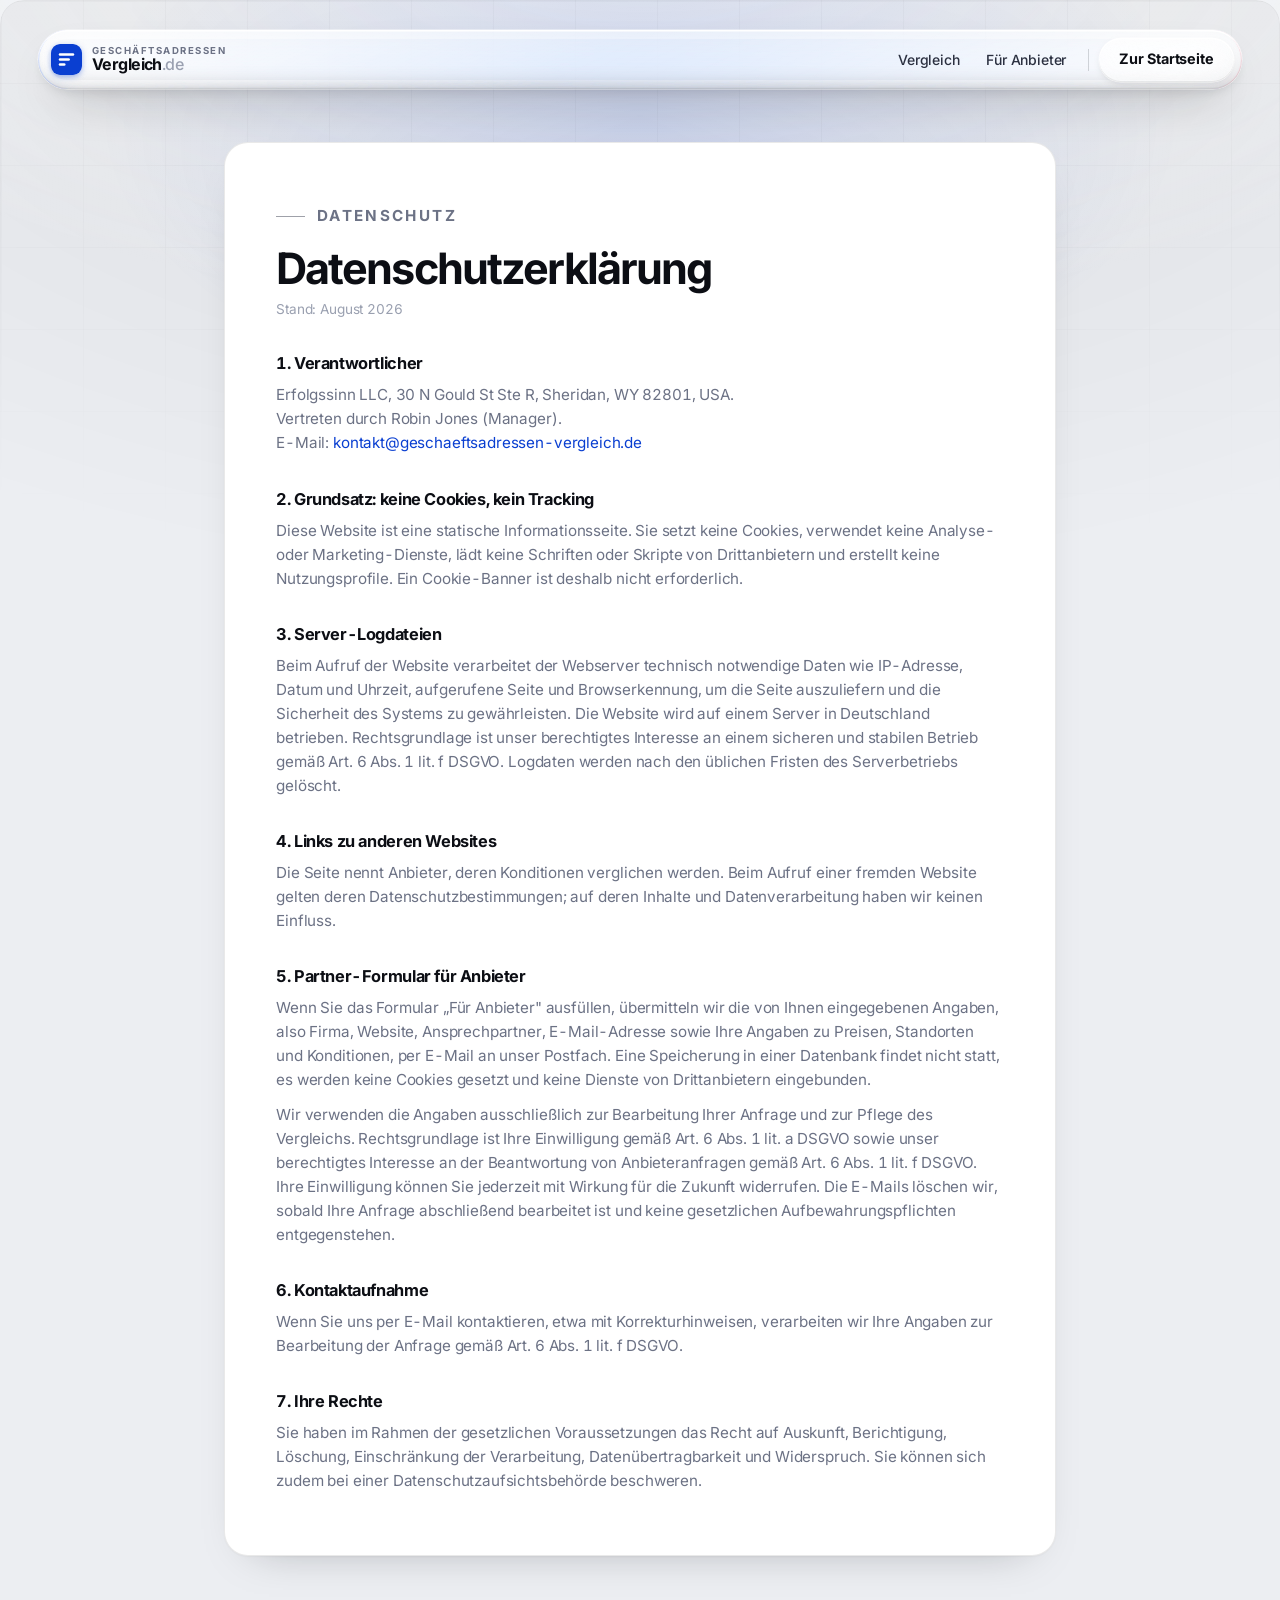
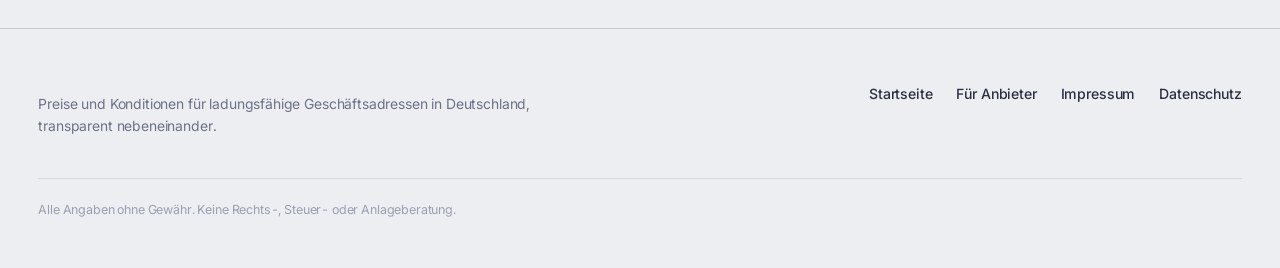
<file: datenschutz.html>
<!DOCTYPE html>
<html lang="de">
<head>
  <meta charset="utf-8">
  <meta name="viewport" content="width=device-width, initial-scale=1">
  <title>Datenschutzerklärung | Geschäftsadressen-Vergleich</title>
  <meta name="description" content="Datenschutzerklärung von geschaeftsadressen-vergleich.de. Keine Cookies, kein Tracking.">
  <link rel="canonical" href="https://geschaeftsadressen-vergleich.de/datenschutz.html">
  <meta name="robots" content="noindex,follow">
  <meta name="theme-color" content="#eceef2">
  <script>document.documentElement.classList.add("js");</script>
  <link rel="stylesheet" href="style.css">
  <link rel="icon" href="data:image/svg+xml,%3Csvg xmlns='http://www.w3.org/2000/svg' viewBox='0 0 64 64'%3E%3Crect width='64' height='64' rx='15' fill='%230a3fd1'/%3E%3Cg fill='white'%3E%3Crect x='16' y='19' width='32' height='5.5' rx='2.75'/%3E%3Crect x='16' y='29.25' width='23' height='5.5' rx='2.75'/%3E%3Crect x='16' y='39.5' width='14' height='5.5' rx='2.75'/%3E%3C/g%3E%3C/svg%3E">
</head>
<body>
  <div class="canvas" aria-hidden="true"><span class="light"></span><span class="grid"></span></div>

  <header class="site-head" id="siteHead">
    <div class="wrap">
      <div class="head-pill">
        <span class="pill-lens" aria-hidden="true"></span>
        <span class="pill-sheen" aria-hidden="true"></span>
        <a class="brand" href="index.html" aria-label="Geschäftsadressen-Vergleich, zur Startseite">
          <svg class="brand-mark" viewBox="0 0 64 64" aria-hidden="true">
            <rect width="64" height="64" rx="15" fill="#0a3fd1"/>
            <g fill="white"><rect x="16" y="19" width="32" height="5.5" rx="2.75"/><rect x="16" y="29.25" width="23" height="5.5" rx="2.75"/><rect x="16" y="39.5" width="14" height="5.5" rx="2.75"/></g>
          </svg>
          <span class="brand-text">
            <span class="b1">Geschäftsadressen</span>
            <span class="b2">Vergleich<span class="de">.de</span></span>
          </span>
        </a>
        <nav class="head-nav">
          <a class="head-link" href="index.html#vergleich">Vergleich</a>
          <a class="head-link" href="index.html#partner">Für Anbieter</a>
          <span class="head-sep" aria-hidden="true"></span>
          <a class="btn btn-glass" href="index.html">Zur Startseite</a>
        </nav>
      </div>
    </div>
  </header>

  <main class="legal">
    <div class="wrap-narrow">
      <div class="legal-card" data-reveal>
        <p class="kicker">Datenschutz</p>
        <h1>Datenschutzerklärung</h1>
        <p class="stand">Stand: August 2026</p>

        <h2>1. Verantwortlicher</h2>
        <p>Erfolgssinn LLC, 30 N Gould St Ste R, Sheridan, WY 82801, USA.<br>
        Vertreten durch Robin Jones (Manager).<br>
        E-Mail: <a href="mailto:kontakt@geschaeftsadressen-vergleich.de">kontakt@geschaeftsadressen-vergleich.de</a></p>

        <h2>2. Grundsatz: keine Cookies, kein Tracking</h2>
        <p>Diese Website ist eine statische Informationsseite. Sie setzt keine Cookies, verwendet keine Analyse- oder Marketing-Dienste, lädt keine Schriften oder Skripte von Drittanbietern und erstellt keine Nutzungsprofile. Ein Cookie-Banner ist deshalb nicht erforderlich.</p>

        <h2>3. Server-Logdateien</h2>
        <p>Beim Aufruf der Website verarbeitet der Webserver technisch notwendige Daten wie IP-Adresse, Datum und Uhrzeit, aufgerufene Seite und Browserkennung, um die Seite auszuliefern und die Sicherheit des Systems zu gewährleisten. Die Website wird auf einem Server in Deutschland betrieben. Rechtsgrundlage ist unser berechtigtes Interesse an einem sicheren und stabilen Betrieb gemäß Art. 6 Abs. 1 lit. f DSGVO. Logdaten werden nach den üblichen Fristen des Serverbetriebs gelöscht.</p>

        <h2>4. Links zu anderen Websites</h2>
        <p>Die Seite nennt Anbieter, deren Konditionen verglichen werden. Beim Aufruf einer fremden Website gelten deren Datenschutzbestimmungen; auf deren Inhalte und Datenverarbeitung haben wir keinen Einfluss.</p>

        <h2>5. Partner-Formular für Anbieter</h2>
        <p>Wenn Sie das Formular „Für Anbieter" ausfüllen, übermitteln wir die von Ihnen eingegebenen Angaben, also Firma, Website, Ansprechpartner, E-Mail-Adresse sowie Ihre Angaben zu Preisen, Standorten und Konditionen, per E-Mail an unser Postfach. Eine Speicherung in einer Datenbank findet nicht statt, es werden keine Cookies gesetzt und keine Dienste von Drittanbietern eingebunden.</p>
        <p>Wir verwenden die Angaben ausschließlich zur Bearbeitung Ihrer Anfrage und zur Pflege des Vergleichs. Rechtsgrundlage ist Ihre Einwilligung gemäß Art. 6 Abs. 1 lit. a DSGVO sowie unser berechtigtes Interesse an der Beantwortung von Anbieteranfragen gemäß Art. 6 Abs. 1 lit. f DSGVO. Ihre Einwilligung können Sie jederzeit mit Wirkung für die Zukunft widerrufen. Die E-Mails löschen wir, sobald Ihre Anfrage abschließend bearbeitet ist und keine gesetzlichen Aufbewahrungspflichten entgegenstehen.</p>

        <h2>6. Kontaktaufnahme</h2>
        <p>Wenn Sie uns per E-Mail kontaktieren, etwa mit Korrekturhinweisen, verarbeiten wir Ihre Angaben zur Bearbeitung der Anfrage gemäß Art. 6 Abs. 1 lit. f DSGVO.</p>

        <h2>7. Ihre Rechte</h2>
        <p>Sie haben im Rahmen der gesetzlichen Voraussetzungen das Recht auf Auskunft, Berichtigung, Löschung, Einschränkung der Verarbeitung, Datenübertragbarkeit und Widerspruch. Sie können sich zudem bei einer Datenschutzaufsichtsbehörde beschweren.</p>
      </div>
    </div>
  </main>

  <footer class="site">
    <div class="wrap">
      <div class="foot-top">
        <p>Preise und Konditionen für ladungsfähige Geschäftsadressen in Deutschland, transparent nebeneinander.</p>
        <nav>
          <a href="index.html">Startseite</a>
          <a href="index.html#partner">Für Anbieter</a>
          <a href="impressum.html">Impressum</a>
          <a href="datenschutz.html">Datenschutz</a>
        </nav>
      </div>
      <div class="foot-legal">Alle Angaben ohne Gewähr. Keine Rechts-, Steuer- oder Anlageberatung.</div>
    </div>
  </footer>

  <script src="main.js" defer></script>
</body>
</html>
</file>
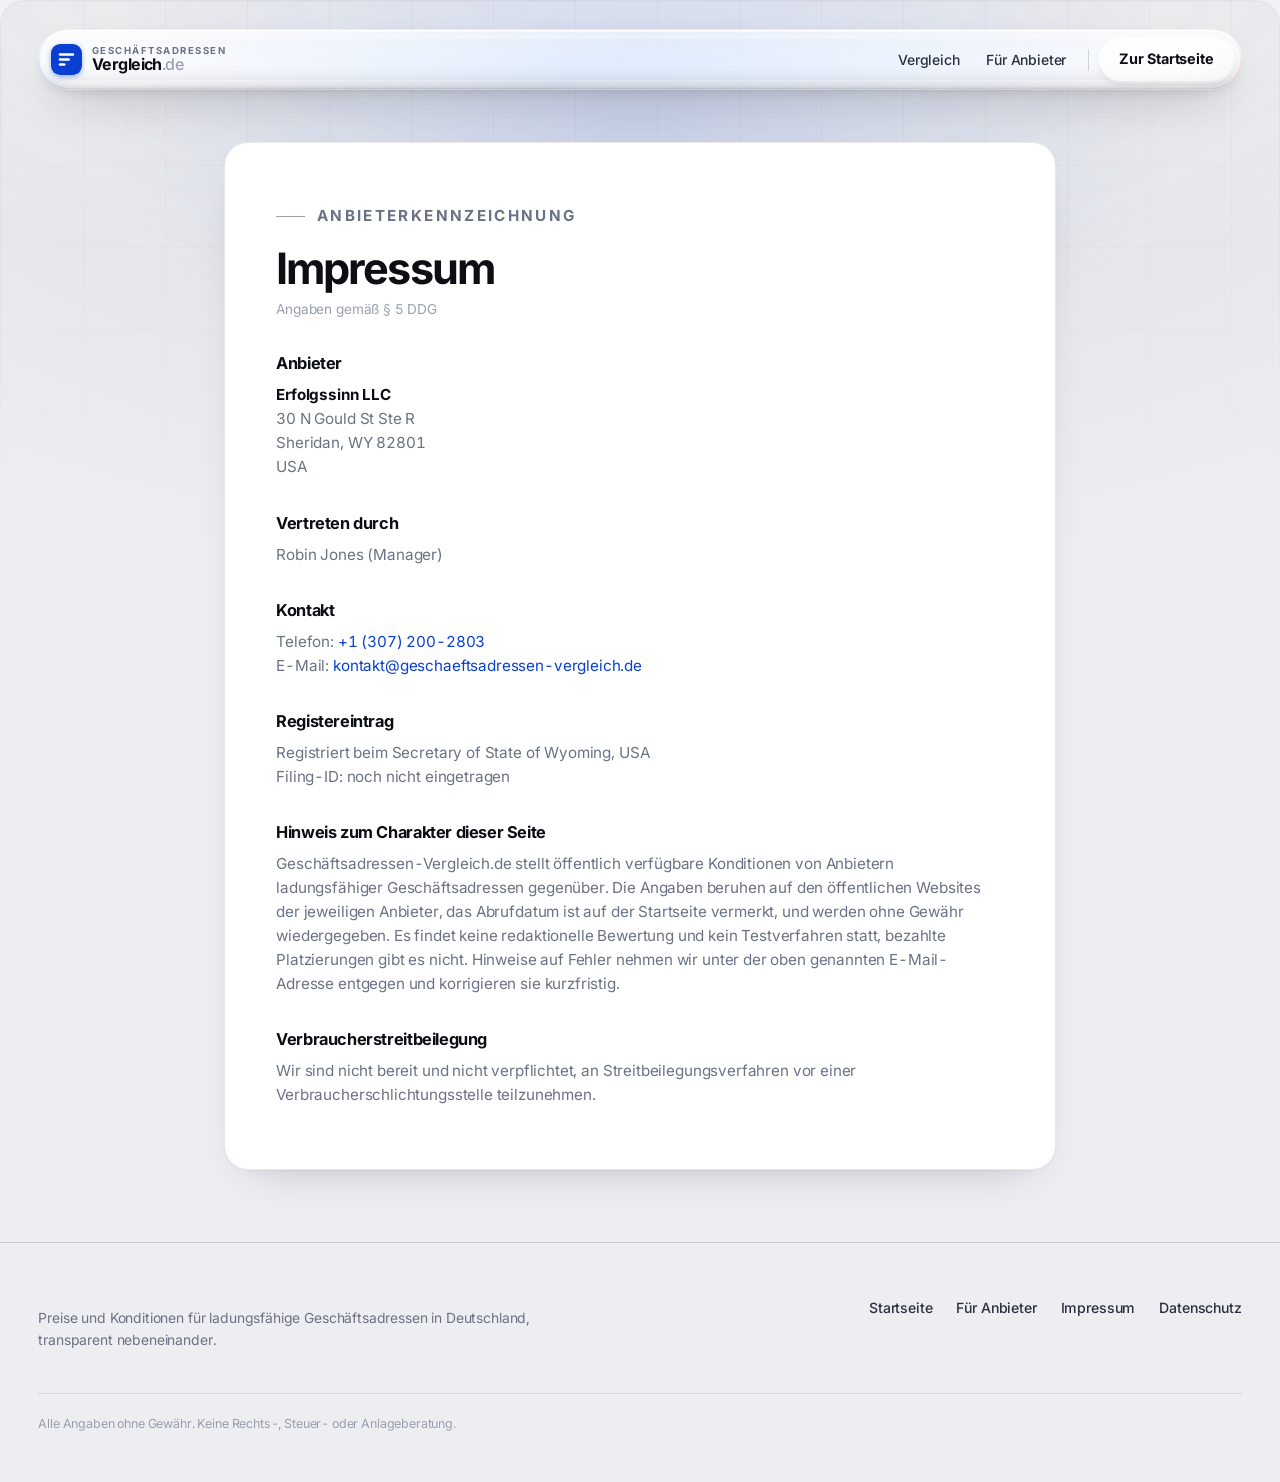
<file: impressum.html>
<!DOCTYPE html>
<html lang="de">
<head>
  <meta charset="utf-8">
  <meta name="viewport" content="width=device-width, initial-scale=1">
  <title>Impressum | Geschäftsadressen-Vergleich</title>
  <meta name="description" content="Impressum und Anbieterkennzeichnung von geschaeftsadressen-vergleich.de.">
  <link rel="canonical" href="https://geschaeftsadressen-vergleich.de/impressum.html">
  <meta name="robots" content="noindex,follow">
  <meta name="theme-color" content="#eceef2">
  <script>document.documentElement.classList.add("js");</script>
  <link rel="stylesheet" href="style.css">
  <link rel="icon" href="data:image/svg+xml,%3Csvg xmlns='http://www.w3.org/2000/svg' viewBox='0 0 64 64'%3E%3Crect width='64' height='64' rx='15' fill='%230a3fd1'/%3E%3Cg fill='white'%3E%3Crect x='16' y='19' width='32' height='5.5' rx='2.75'/%3E%3Crect x='16' y='29.25' width='23' height='5.5' rx='2.75'/%3E%3Crect x='16' y='39.5' width='14' height='5.5' rx='2.75'/%3E%3C/g%3E%3C/svg%3E">
</head>
<body>
  <div class="canvas" aria-hidden="true"><span class="light"></span><span class="grid"></span></div>

  <header class="site-head" id="siteHead">
    <div class="wrap">
      <div class="head-pill">
        <span class="pill-lens" aria-hidden="true"></span>
        <span class="pill-sheen" aria-hidden="true"></span>
        <a class="brand" href="index.html" aria-label="Geschäftsadressen-Vergleich, zur Startseite">
          <svg class="brand-mark" viewBox="0 0 64 64" aria-hidden="true">
            <rect width="64" height="64" rx="15" fill="#0a3fd1"/>
            <g fill="white"><rect x="16" y="19" width="32" height="5.5" rx="2.75"/><rect x="16" y="29.25" width="23" height="5.5" rx="2.75"/><rect x="16" y="39.5" width="14" height="5.5" rx="2.75"/></g>
          </svg>
          <span class="brand-text">
            <span class="b1">Geschäftsadressen</span>
            <span class="b2">Vergleich<span class="de">.de</span></span>
          </span>
        </a>
        <nav class="head-nav">
          <a class="head-link" href="index.html#vergleich">Vergleich</a>
          <a class="head-link" href="index.html#partner">Für Anbieter</a>
          <span class="head-sep" aria-hidden="true"></span>
          <a class="btn btn-glass" href="index.html">Zur Startseite</a>
        </nav>
      </div>
    </div>
  </header>

  <main class="legal">
    <div class="wrap-narrow">
      <div class="legal-card" data-reveal>
        <p class="kicker">Anbieterkennzeichnung</p>
        <h1>Impressum</h1>
        <p class="stand">Angaben gemäß § 5 DDG</p>

        <h2>Anbieter</h2>
        <p><strong>Erfolgssinn LLC</strong><br>
        30 N Gould St Ste R<br>
        Sheridan, WY 82801<br>
        USA</p>

        <h2>Vertreten durch</h2>
        <p>Robin Jones (Manager)</p>

        <h2>Kontakt</h2>
        <p>Telefon: <a href="tel:+13072002803">+1 (307) 200-2803</a><br>
        E-Mail: <a href="mailto:kontakt@geschaeftsadressen-vergleich.de">kontakt@geschaeftsadressen-vergleich.de</a></p>

        <h2>Registereintrag</h2>
        <p>Registriert beim Secretary of State of Wyoming, USA<br>
        Filing-ID: <!-- TODO: Wyoming Filing-ID eintragen, bevor die Seite live geht -->noch nicht eingetragen</p>

        <h2>Hinweis zum Charakter dieser Seite</h2>
        <p>Geschäftsadressen-Vergleich.de stellt öffentlich verfügbare Konditionen von Anbietern ladungsfähiger Geschäftsadressen gegenüber. Die Angaben beruhen auf den öffentlichen Websites der jeweiligen Anbieter, das Abrufdatum ist auf der Startseite vermerkt, und werden ohne Gewähr wiedergegeben. Es findet keine redaktionelle Bewertung und kein Testverfahren statt, bezahlte Platzierungen gibt es nicht. Hinweise auf Fehler nehmen wir unter der oben genannten E-Mail-Adresse entgegen und korrigieren sie kurzfristig.</p>

        <h2>Verbraucherstreitbeilegung</h2>
        <p>Wir sind nicht bereit und nicht verpflichtet, an Streitbeilegungsverfahren vor einer Verbraucherschlichtungsstelle teilzunehmen.</p>
      </div>
    </div>
  </main>

  <footer class="site">
    <div class="wrap">
      <div class="foot-top">
        <p>Preise und Konditionen für ladungsfähige Geschäftsadressen in Deutschland, transparent nebeneinander.</p>
        <nav>
          <a href="index.html">Startseite</a>
          <a href="index.html#partner">Für Anbieter</a>
          <a href="impressum.html">Impressum</a>
          <a href="datenschutz.html">Datenschutz</a>
        </nav>
      </div>
      <div class="foot-legal">Alle Angaben ohne Gewähr. Keine Rechts-, Steuer- oder Anlageberatung.</div>
    </div>
  </footer>

  <script src="main.js" defer></script>
</body>
</html>
</file>
<file: style.css>
/* ============================================================
   geschaeftsadressen-vergleich.de
   Redaktioneller Marktueberblick. Ruhige, praezise Flaeche,
   Glas ausschliesslich fuer Bedienelemente (Kopfzeile, Buttons,
   Formular). So bleibt es Material statt Dekoration.
   Schrift: System-UI (SF Pro / Segoe UI Variable), Inter als
   plattformuebergreifender Rueckfall. Kein CDN, kein Tracking.
   ============================================================ */

@font-face{font-family:"Inter";font-style:normal;font-weight:400;font-display:swap;
  src:url("fonts/inter-latin-400-normal.woff2") format("woff2");
  unicode-range:U+0000-00FF,U+2013,U+2019,U+201E,U+201C,U+20AC}
@font-face{font-family:"Inter";font-style:normal;font-weight:500;font-display:swap;
  src:url("fonts/inter-latin-500-normal.woff2") format("woff2");
  unicode-range:U+0000-00FF,U+2013,U+2019,U+201E,U+201C,U+20AC}
@font-face{font-family:"Inter";font-style:normal;font-weight:700;font-display:swap;
  src:url("fonts/inter-latin-700-normal.woff2") format("woff2");
  unicode-range:U+0000-00FF,U+2013,U+2019,U+201E,U+201C,U+20AC}
@font-face{font-family:"Inter";font-style:normal;font-weight:800;font-display:swap;
  src:url("fonts/inter-latin-800-normal.woff2") format("woff2");
  unicode-range:U+0000-00FF,U+2013,U+2019,U+201E,U+201C,U+20AC}

:root{
  /* Ein Tintenton, eine Graustufenleiter, ein Akzent. Mehr nicht. */
  --ink:#0c0e14;
  --ink-2:#2b3040;
  --ink-3:#4d5466;
  --muted:#6c7285;
  --muted-2:#9aa0b0;
  --paper:#eceef2;
  --surface:#fff;
  --surface-2:#f7f8fa;
  --line:rgba(12,14,20,.09);
  --line-2:rgba(12,14,20,.16);
  --accent:#0a3fd1;
  --accent-ink:#082f9c;
  --accent-soft:rgba(10,63,209,.07);
  --good:#0b7a52;

  --r-xl:24px;
  --r-lg:16px;
  --r-md:11px;
  --r-sm:8px;

  --ease:cubic-bezier(.32,.72,0,1);
  --font:-apple-system,BlinkMacSystemFont,"SF Pro Display","SF Pro Text",
    "Segoe UI Variable Display","Segoe UI",Inter,Roboto,Helvetica,Arial,sans-serif;
}

*{box-sizing:border-box}
html{scroll-behavior:smooth;scroll-padding-top:7.5rem}
body{
  margin:0;background:var(--paper);color:var(--ink);
  font-family:var(--font);font-size:17px;line-height:1.58;letter-spacing:-.009em;
  -webkit-font-smoothing:antialiased;text-rendering:optimizeLegibility;
  font-variant-numeric:tabular-nums;
  overflow-x:hidden;
}

/* ---------- Grundflaeche: Reisszeichnungs-Raster + eine Lichtquelle ----------
   Kein Farbnebel. Das Raster gibt Struktur und liefert der Kopfzeile
   etwas, das sie optisch brechen kann. */
.canvas{position:fixed;inset:0;z-index:-2;pointer-events:none}
.canvas .grid{
  position:absolute;inset:0;opacity:.5;
  background-image:
    linear-gradient(to right,rgba(12,14,20,.055) 1px,transparent 1px),
    linear-gradient(to bottom,rgba(12,14,20,.055) 1px,transparent 1px);
  background-size:82px 82px;
  -webkit-mask-image:radial-gradient(120% 85% at 50% 0%,#000 30%,transparent 78%);
  mask-image:radial-gradient(120% 85% at 50% 0%,#000 30%,transparent 78%);
}
.canvas .light{
  position:absolute;left:50%;top:-38vh;width:130vw;height:82vh;transform:translateX(-50%);
  background:
    radial-gradient(48% 60% at 50% 62%,rgba(10,63,209,.16),transparent 68%),
    radial-gradient(80% 70% at 50% 40%,rgba(255,255,255,.95),rgba(255,255,255,0) 70%);
}

/* ---------- Layout ---------- */
.wrap{width:min(76rem,100% - clamp(1.5rem,6vw,6rem));margin-inline:auto}
.wrap-narrow{width:min(52rem,100% - clamp(1.5rem,6vw,6rem));margin-inline:auto}
section{padding:clamp(3.2rem,7vw,5.5rem) 0}

a{color:var(--accent);text-decoration:none}
a:hover{color:var(--accent-ink)}
a:focus-visible,button:focus-visible,summary:focus-visible,input:focus-visible,
select:focus-visible,textarea:focus-visible{outline:2px solid var(--accent);outline-offset:3px;border-radius:6px}
h1,h2,h3{margin:0;font-weight:700;text-wrap:balance}
h1{line-height:1.02;letter-spacing:-.045em}
h2{line-height:1.08;letter-spacing:-.036em}
h3{line-height:1.2;letter-spacing:-.026em}
p{margin:.65rem 0}

/* Redaktioneller Kicker: Haarlinie plus Versalzeile, keine Pille */
.kicker{
  display:flex;align-items:center;gap:.75rem;
  font-size:.7rem;font-weight:600;letter-spacing:.155em;text-transform:uppercase;
  color:var(--muted);margin-bottom:1.1rem;
}
.kicker::before{content:"";width:1.8rem;height:1px;background:var(--ink-2);opacity:.45;flex:none}
.kicker.center{justify-content:center}

/* ============================================================
   LIQUID GLASS, nur fuer Chrome und Bedienelemente
   Aufbau: Fuellung, Randlinse (staerkerer Blur nur am Rand),
   Spekular-Kante, chromatischer Saum, Tiefe.
   ============================================================ */
.site-head{
  position:sticky;top:clamp(.55rem,1.2vw,.95rem);z-index:100;
  padding-top:clamp(.55rem,1.2vw,.95rem);
}
.head-pill{
  position:relative;display:flex;align-items:center;justify-content:space-between;gap:1.2rem;
  padding:.46rem .5rem .46rem .78rem;border-radius:999px;isolation:isolate;
  background:linear-gradient(155deg,rgba(255,255,255,.58),rgba(255,255,255,.3) 46%,rgba(255,255,255,.46));
  -webkit-backdrop-filter:blur(22px) saturate(210%) brightness(1.07);
  backdrop-filter:blur(22px) saturate(210%) brightness(1.07);
  box-shadow:
    /* Spekular-Kante oben */
    inset 0 1.4px 0 rgba(255,255,255,1),
    /* chromatischer Saum: kuehl links, warm rechts wie bei echtem Glas */
    inset 1.2px 0 0 rgba(150,180,255,.5),
    inset -1.2px 0 0 rgba(255,190,205,.42),
    /* Schattenkante unten */
    inset 0 -1.2px 0 rgba(12,14,20,.09),
    inset 0 -16px 24px -22px rgba(12,14,20,.5),
    /* Kontur und Tiefe */
    0 0 0 .5px rgba(255,255,255,.72),
    0 6px 16px -8px rgba(12,14,20,.22),
    0 22px 48px -22px rgba(12,14,20,.42);
  transition:box-shadow .6s var(--ease),background .6s var(--ease),padding .5s var(--ease);
}
/* Randlinse: nur der aeussere Ring bekommt zusaetzlichen Blur.
   Genau das macht echtes Glas: die Mitte zeigt klar, der Rand verzerrt. */
.pill-lens{
  position:absolute;inset:0;border-radius:inherit;pointer-events:none;z-index:0;
  padding:9px;
  -webkit-backdrop-filter:blur(9px) saturate(260%) brightness(1.14);
  backdrop-filter:blur(9px) saturate(260%) brightness(1.14);
  -webkit-mask:linear-gradient(#000 0 0) content-box,linear-gradient(#000 0 0);
  -webkit-mask-composite:xor;
  mask:linear-gradient(#000 0 0) content-box,linear-gradient(#000 0 0);
  mask-composite:exclude;
}
/* Wanderndes Glanzlicht, an die Scrollposition gekoppelt (main.js setzt --sheen) */
.pill-sheen{
  position:absolute;inset:0;border-radius:inherit;pointer-events:none;z-index:1;overflow:hidden;
}
.pill-sheen::after{
  content:"";position:absolute;top:-60%;left:var(--sheen,20%);width:26%;height:220%;
  background:linear-gradient(100deg,transparent,rgba(255,255,255,.55),transparent);
  transform:skewX(-16deg);
}
.head-pill > *:not(.pill-lens):not(.pill-sheen){position:relative;z-index:2}
.site-head.is-scrolled .head-pill{
  background:linear-gradient(155deg,rgba(255,255,255,.74),rgba(255,255,255,.5) 46%,rgba(255,255,255,.62));
  box-shadow:
    inset 0 1.4px 0 rgba(255,255,255,1),
    inset 1.2px 0 0 rgba(150,180,255,.42),
    inset -1.2px 0 0 rgba(255,190,205,.36),
    inset 0 -1.2px 0 rgba(12,14,20,.1),
    0 0 0 .5px rgba(255,255,255,.8),
    0 8px 18px -8px rgba(12,14,20,.24),
    0 26px 56px -22px rgba(12,14,20,.5);
}

/* Wortmarke */
.brand{display:inline-flex;align-items:center;gap:.62rem;color:var(--ink);flex:none}
.brand:hover{color:var(--ink)}
.brand-mark{width:31px;height:31px;border-radius:9px;display:block;flex:none;
  box-shadow:0 2px 6px -1px rgba(10,63,209,.5),inset 0 1px 0 rgba(255,255,255,.35)}
.brand-text{display:flex;flex-direction:column;line-height:1.05}
.brand-text .b1{font-size:.6rem;font-weight:600;letter-spacing:.155em;text-transform:uppercase;color:var(--muted)}
.brand-text .b2{font-size:1rem;font-weight:700;letter-spacing:-.034em}
.brand-text .b2 .de{color:var(--muted-2);font-weight:500}

.head-nav{position:relative;display:flex;align-items:center;gap:.1rem}
.head-link{position:relative;z-index:1;font-size:.875rem;font-weight:500;color:var(--ink-2);
  padding:.48rem .78rem;border-radius:999px;transition:color .35s var(--ease);white-space:nowrap}
.head-link:hover,.head-link.is-active{color:var(--ink)}
.nav-pill{
  position:absolute;z-index:0;top:0;left:0;height:100%;border-radius:999px;
  background:rgba(255,255,255,.7);
  box-shadow:inset 0 1px 0 rgba(255,255,255,1),0 1px 4px -1px rgba(12,14,20,.2);
  opacity:0;transition:transform .55s var(--ease),width .55s var(--ease),opacity .3s ease;
  pointer-events:none}
.head-sep{width:1px;height:1.35rem;background:var(--line-2);margin:0 .5rem;flex:none}
@media (max-width:900px){.head-link,.nav-pill,.head-sep{display:none}}

/* ---------- Buttons ---------- */
.btn{position:relative;display:inline-flex;align-items:center;justify-content:center;gap:.5rem;
  font-family:inherit;font-size:.9rem;font-weight:600;letter-spacing:-.012em;
  border-radius:999px;padding:.68rem 1.25rem;border:0;overflow:hidden;cursor:pointer;
  transition:transform .45s var(--ease),box-shadow .45s var(--ease),background .3s ease}
.btn-solid{background:var(--accent);color:#fff;
  box-shadow:inset 0 1px 0 rgba(255,255,255,.28),inset 0 -1.5px 0 rgba(0,0,0,.18),
    0 3px 8px -2px rgba(10,63,209,.5),0 10px 24px -12px rgba(10,63,209,.8)}
.btn-solid:hover{color:#fff;background:var(--accent-ink);transform:translateY(-1px);
  box-shadow:inset 0 1px 0 rgba(255,255,255,.3),0 6px 14px -3px rgba(10,63,209,.5),0 16px 32px -14px rgba(10,63,209,.9)}
.btn-glass{
  color:var(--ink);
  background:linear-gradient(155deg,rgba(255,255,255,.66),rgba(255,255,255,.4));
  -webkit-backdrop-filter:blur(16px) saturate(200%);backdrop-filter:blur(16px) saturate(200%);
  box-shadow:inset 0 1.2px 0 rgba(255,255,255,1),inset 0 -1px 0 rgba(12,14,20,.07),
    0 0 0 .5px rgba(255,255,255,.7),0 3px 10px -4px rgba(12,14,20,.22)}
.btn-glass:hover{color:var(--ink);transform:translateY(-1px);
  background:linear-gradient(155deg,rgba(255,255,255,.82),rgba(255,255,255,.56))}
.btn .arrow{transition:transform .45s var(--ease)}
.btn:hover .arrow{transform:translateX(3px)}
.btn[disabled]{opacity:.5;pointer-events:none}

/* ---------- Reveals: knapp, kein Zauber ---------- */
html.js [data-reveal]{opacity:0;transform:translateY(14px);
  transition:opacity .7s var(--ease),transform .7s var(--ease);transition-delay:var(--delay,0ms)}
html.js [data-reveal].is-visible{opacity:1;transform:none}
@media (prefers-reduced-motion:reduce){
  html{scroll-behavior:auto}
  html.js [data-reveal]{opacity:1;transform:none;transition:none}
  *,*::before,*::after{animation:none !important}
}

/* ---------- Hero: linksbuendig, asymmetrisch ---------- */
.hero{padding:clamp(4.2rem,10vw,7rem) 0 clamp(2rem,4vw,3rem)}
.hero-grid{display:grid;grid-template-columns:1.32fr .68fr;gap:clamp(2rem,5vw,4.5rem);align-items:end}
@media (max-width:940px){.hero-grid{grid-template-columns:1fr;align-items:start;gap:2.2rem}}
.hero h1{font-size:clamp(2.6rem,6.2vw,4.9rem);max-width:13ch}
.hero .lede{margin:1.5rem 0 0;max-width:34rem;font-size:clamp(1.02rem,1.35vw,1.16rem);
  color:var(--muted);letter-spacing:-.013em}
.hero-actions{margin-top:2rem;display:flex;flex-wrap:wrap;gap:.6rem}

/* Kennzahlen als typografischer Block mit Haarlinien, keine Karten */
.facts{border-top:1px solid var(--line-2)}
.facts .row{display:flex;align-items:baseline;justify-content:space-between;gap:1rem;
  padding:.85rem 0;border-bottom:1px solid var(--line)}
.facts .row:last-child{border-bottom:0}
.facts .val{font-size:1.45rem;font-weight:700;letter-spacing:-.04em;line-height:1;flex:none}
.facts .lab{font-size:.83rem;color:var(--muted);text-align:right;letter-spacing:-.004em}

/* ---------- Kurzantwort: der Block, den Suchmaschinen und
   KI-Systeme am liebsten als Antwort herausziehen ---------- */
.summary{background:var(--surface);border:1px solid var(--line);border-radius:var(--r-xl);
  padding:1.6rem 1.8rem;max-width:56rem;
  box-shadow:0 1px 2px rgba(12,14,20,.04),0 14px 36px -28px rgba(12,14,20,.35)}
.summary .kicker{margin-bottom:.7rem}
.summary p{margin:0;font-size:1.03rem;color:var(--ink-3);letter-spacing:-.012em}
.summary strong{color:var(--ink);font-weight:650}

/* ---------- Sektionskopf ---------- */
.section-head{max-width:46rem;margin-bottom:1.9rem}
.section-head.center{margin-inline:auto;text-align:center}
.section-head h2{font-size:clamp(1.7rem,3.2vw,2.4rem)}
.section-head p{color:var(--muted);margin:.9rem 0 0;font-size:1.01rem;max-width:42rem}
.section-head.center p{margin-inline:auto}

/* ---------- Tabelle: das Herzstueck, als Praezisionsinstrument ---------- */
.table-card{
  background:var(--surface);border-radius:var(--r-xl);border:1px solid var(--line);
  box-shadow:0 1px 2px rgba(12,14,20,.04),0 18px 44px -28px rgba(12,14,20,.4);
  overflow:hidden}
.tablewrap{overflow-x:auto}
table{border-collapse:collapse;width:100%;min-width:62rem;font-size:.9rem}
caption{caption-side:bottom;text-align:left;font-size:.775rem;color:var(--muted-2);
  padding:.95rem 1.75rem 1.2rem;border-top:1px solid var(--line);background:var(--surface-2)}
thead th{text-align:left;font-size:.68rem;font-weight:600;text-transform:uppercase;
  letter-spacing:.1em;color:var(--muted);padding:.95rem 1.15rem;
  border-bottom:1px solid var(--line-2);white-space:nowrap;background:var(--surface-2)}
thead th:first-child{padding-left:1.75rem}
thead th:last-child{padding-right:1.75rem}
tbody td,tbody th{padding:1.15rem 1.15rem;border-bottom:1px solid var(--line);vertical-align:top;
  color:var(--ink-3);border-right:1px solid var(--line);text-align:left}
tbody td:first-child,tbody th:first-child{padding-left:1.75rem}
tbody td:last-child{padding-right:1.75rem;border-right:0}
tbody tr{transition:background .3s var(--ease)}
tbody tr:hover{background:var(--surface-2)}
tbody tr:last-child td,tbody tr:last-child th{border-bottom:0}
.anbieter{font-weight:650;color:var(--ink);white-space:nowrap;font-size:.98rem;letter-spacing:-.022em}
.anbieter .dom{display:block;font-size:.74rem;font-weight:400;color:var(--muted-2);margin-top:.15rem;letter-spacing:0}
/* Empfehlung und Kennzeichnung der wirtschaftlichen Verbindung stehen bewusst
   direkt untereinander: Wer die Empfehlung liest, sieht sofort die Verbindung. */
.anbieter .rec,.anbieter .own{display:block;width:fit-content;font-size:.63rem;font-weight:600;
  letter-spacing:.06em;text-transform:uppercase;border-radius:5px;padding:.16rem .42rem;white-space:normal}
.anbieter .rec{margin-top:.5rem;color:#fff;background:var(--accent);border:1px solid var(--accent)}
.anbieter .own{margin-top:.3rem;color:#8a5a00;background:rgba(196,132,0,.11);
  border:1px solid rgba(196,132,0,.26)}
tr.marked{background:rgba(10,63,209,.028)}
tr.marked:hover{background:rgba(10,63,209,.05)}
td.preis{white-space:nowrap;min-width:9.5rem}
td.preis .val{display:block;font-size:1.3rem;font-weight:700;letter-spacing:-.045em;color:var(--ink)}
td.preis .unit{display:block;font-size:.72rem;color:var(--muted-2);margin-top:.1rem}
/* Preisbalken: zeigt die Lage im Feld auf einen Blick */
.bar{display:block;margin-top:.55rem;height:3px;border-radius:2px;background:var(--line-2);
  overflow:hidden;max-width:6.5rem}
/* min-width, damit auch der guenstigste Anbieter noch einen sichtbaren Balken hat */
.bar i{display:block;height:100%;min-width:4px;border-radius:2px;background:var(--accent);opacity:.85}
.ka{color:var(--muted-2);font-style:italic}
.chip{display:inline-block;font-size:.72rem;font-weight:600;border-radius:5px;
  padding:.2rem .5rem;background:rgba(11,122,82,.09);color:var(--good);
  border:1px solid rgba(11,122,82,.2);white-space:nowrap}
.chip.neutral{background:rgba(12,14,20,.045);color:var(--muted);border-color:var(--line-2)}

@media (max-width:860px){
  table{display:flex;flex-direction:column;min-width:0}
  tbody{display:block;order:1}
  caption{display:block;order:2;padding:.95rem 1.35rem 1.15rem}
  tr,td,th{display:block}
  thead{display:none}
  tbody tr{padding:1.25rem 1.35rem;border-bottom:1px solid var(--line)}
  tbody td,tbody th{border:none;padding:.3rem 0}
  tbody td:first-child,tbody td:last-child,tbody th:first-child{padding-left:0;padding-right:0}
  .anbieter{font-size:1.12rem;padding-bottom:.55rem;white-space:normal}
  tbody td[data-label]:not(.anbieter)::before{
    content:attr(data-label);display:block;font-size:.64rem;font-weight:600;
    text-transform:uppercase;letter-spacing:.1em;color:var(--muted-2);margin-bottom:.08rem}
  td.preis .val,td.preis .unit{display:inline}
  td.preis .unit{margin-left:.35rem}
  .bar{max-width:100%}
}
.note{font-size:.85rem;color:var(--muted);margin-top:.95rem;max-width:52rem}

/* ---------- Empfehlungskasten ----------
   Zeigt bewusst beide Seiten: Argumente dafuer und dagegen. Eine
   Empfehlung, die den Wettbewerb ehrlich benennt, ist glaubwuerdiger
   und rechtlich deutlich robuster als eine blosse Behauptung. */
.rec-box{margin-top:1.9rem;background:var(--surface);border:1px solid var(--line);
  border-top:3px solid var(--accent);border-radius:var(--r-xl);padding:1.7rem 1.85rem;
  box-shadow:0 1px 2px rgba(12,14,20,.04),0 16px 40px -30px rgba(12,14,20,.4)}
.rec-box .kicker{margin-bottom:.6rem}
.rec-box h3{font-size:1.2rem;letter-spacing:-.03em}
.rec-cols{display:grid;grid-template-columns:1fr 1fr;gap:1.6rem;margin-top:1.2rem}
@media (max-width:760px){.rec-cols{grid-template-columns:1fr;gap:1.1rem}}
.rec-h{font-size:.7rem;font-weight:600;letter-spacing:.11em;text-transform:uppercase;
  color:var(--muted);margin:0 0 .35rem}
.rec-cols p:not(.rec-h){font-size:.92rem;color:var(--ink-3);margin:0}
.rec-foot{margin:1.35rem 0 0;padding-top:1rem;border-top:1px solid var(--line);
  font-size:.79rem;color:var(--muted-2)}

/* ---------- Inhaltskarten: flach, Haarlinie, kein Glas ---------- */
/* Feste Spaltenzahl statt auto-fit: so bleibt keine Rasterzelle leer,
   sonst blitzt die Trennlinien-Flaeche als grauer Block durch. */
.grid{display:grid;gap:1px;background:var(--line);border:1px solid var(--line);
  border-radius:var(--r-xl);overflow:hidden}
.grid.two{grid-template-columns:repeat(2,1fr)}
.grid.three{grid-template-columns:repeat(3,1fr)}
@media (max-width:1000px){.grid.three{grid-template-columns:repeat(2,1fr)}}
@media (max-width:680px){.grid.two,.grid.three{grid-template-columns:1fr}}
.cell{background:var(--surface);padding:1.6rem 1.7rem;transition:background .35s var(--ease)}
.cell:hover{background:var(--surface-2)}
.cell h3{font-size:1.04rem}
.cell p{font-size:.93rem;color:var(--muted);margin:.5rem 0 0}
.cell .price{font-weight:700;color:var(--ink);letter-spacing:-.03em}
.cell .tag{display:block;font-size:.67rem;font-weight:600;text-transform:uppercase;
  letter-spacing:.12em;color:var(--muted-2);margin-bottom:.7rem}

/* ---------- FAQ ---------- */
.faq{border-top:1px solid var(--line-2)}
details{border-bottom:1px solid var(--line)}
summary{cursor:pointer;list-style:none;display:flex;align-items:center;justify-content:space-between;
  gap:1.2rem;font-weight:600;font-size:1.02rem;letter-spacing:-.024em;padding:1.25rem 0;color:var(--ink)}
summary::-webkit-details-marker{display:none}
summary .chev{flex:none;color:var(--muted);transition:transform .5s var(--ease),color .3s ease}
summary:hover .chev{color:var(--accent)}
details[open] summary .chev{transform:rotate(180deg);color:var(--accent)}
.faq-body{display:grid;grid-template-rows:0fr;transition:grid-template-rows .55s var(--ease)}
details[open] .faq-body{grid-template-rows:1fr}
.faq-body > div{overflow:hidden}
.faq-body p{color:var(--muted);font-size:.95rem;margin:0;padding:0 3rem 1.35rem 0;max-width:46rem}

/* ---------- Methodik ---------- */
.method{border-left:2px solid var(--accent);padding:.15rem 0 .15rem 1.35rem;
  font-size:.87rem;color:var(--muted);max-width:50rem}
.method strong{color:var(--ink-2);font-weight:600}

/* ---------- Pflichthinweis nach dem UWG ----------
   Muss als eigenstaendiger Hinweis lesbar sein, nicht im Fliesstext untergehen. */
.disclosure{display:flex;gap:.8rem;align-items:flex-start;border-radius:var(--r-lg);
  padding:1rem 1.25rem;margin-bottom:1.4rem;font-size:.875rem;color:var(--ink-3);
  letter-spacing:-.005em;background:var(--accent-soft);border:1px solid rgba(10,63,209,.16);
  box-shadow:inset 0 1px 0 rgba(255,255,255,.7)}
.disclosure svg{flex:none;margin-top:.16rem;color:var(--accent)}
.disclosure strong{color:var(--ink);font-weight:650}

/* ============================================================
   PARTNER-BEREICH
   ============================================================ */
.partner-shell{
  background:linear-gradient(155deg,rgba(255,255,255,.72),rgba(255,255,255,.5));
  -webkit-backdrop-filter:blur(24px) saturate(190%);backdrop-filter:blur(24px) saturate(190%);
  border-radius:var(--r-xl);
  box-shadow:inset 0 1.2px 0 rgba(255,255,255,1),0 0 0 .5px rgba(255,255,255,.7),
    0 2px 6px -2px rgba(12,14,20,.1),0 26px 60px -30px rgba(12,14,20,.45);
  padding:clamp(1.7rem,4vw,3.1rem);
  display:grid;grid-template-columns:.82fr 1.18fr;gap:clamp(1.8rem,4.5vw,3.6rem);align-items:start}
@media (max-width:920px){.partner-shell{grid-template-columns:1fr}}
.partner-intro h2{font-size:clamp(1.6rem,3vw,2.2rem)}
.partner-intro p{color:var(--muted);font-size:.96rem}
.partner-points{list-style:none;margin:1.4rem 0 0;padding:0;border-top:1px solid var(--line)}
.partner-points li{display:flex;gap:.7rem;align-items:flex-start;font-size:.9rem;color:var(--ink-3);
  padding:.7rem 0;border-bottom:1px solid var(--line)}
.partner-points .tick{flex:none;margin-top:.22rem;color:var(--accent)}

form.partner{display:grid;gap:.8rem}
.field{display:grid;gap:.3rem}
.field-row{display:grid;grid-template-columns:1fr 1fr;gap:.8rem}
@media (max-width:560px){.field-row{grid-template-columns:1fr}}
.field label{font-size:.755rem;font-weight:600;letter-spacing:.02em;color:var(--ink-2);
  text-transform:uppercase}
.field label .req{color:var(--accent)}
.field input,.field select,.field textarea{
  font-family:inherit;font-size:.93rem;color:var(--ink);width:100%;
  padding:.68rem .82rem;border-radius:var(--r-md);
  border:1px solid var(--line-2);background:rgba(255,255,255,.86);
  box-shadow:inset 0 1px 2px rgba(12,14,20,.05);
  transition:border-color .3s var(--ease),box-shadow .3s var(--ease),background .3s ease}
.field textarea{resize:vertical;min-height:5.2rem}
.field input:focus,.field select:focus,.field textarea:focus{
  outline:none;border-color:var(--accent);background:#fff;
  box-shadow:inset 0 1px 2px rgba(12,14,20,.04),0 0 0 3px rgba(10,63,209,.15)}
.field input::placeholder,.field textarea::placeholder{color:var(--muted-2)}
.field select{appearance:none;
  background-image:url("data:image/svg+xml,%3Csvg xmlns='http://www.w3.org/2000/svg' width='13' height='13' viewBox='0 0 24 24' fill='none' stroke='%239aa0b0' stroke-width='3' stroke-linecap='round' stroke-linejoin='round'%3E%3Cpath d='m6 9 6 6 6-6'/%3E%3C/svg%3E");
  background-repeat:no-repeat;background-position:right .82rem center;padding-right:2.1rem}
.check{display:flex;gap:.6rem;align-items:flex-start;font-size:.82rem;color:var(--muted);line-height:1.5}
.check input{width:1.05rem;height:1.05rem;flex:none;margin-top:.16rem;accent-color:var(--accent)}
.hp{position:absolute;left:-9999px;width:1px;height:1px;overflow:hidden}
.form-note{font-size:.765rem;color:var(--muted-2);margin:0}
.form-msg{border-radius:var(--r-md);padding:.85rem 1.05rem;font-size:.88rem;display:none}
.form-msg.show{display:block}
.form-msg.ok{background:rgba(11,122,82,.09);color:#065f40;border:1px solid rgba(11,122,82,.24)}
.form-msg.err{background:rgba(190,40,60,.08);color:#93142c;border:1px solid rgba(190,40,60,.22)}

/* ---------- Footer ---------- */
footer.site{border-top:1px solid var(--line-2);margin-top:clamp(2rem,5vw,3.5rem);
  padding:clamp(2.4rem,5vw,3.4rem) 0 3rem}
.foot-top{display:flex;flex-wrap:wrap;gap:2rem;justify-content:space-between;align-items:flex-start}
footer p{font-size:.87rem;color:var(--muted);max-width:34rem}
footer nav{display:flex;flex-wrap:wrap;gap:1.5rem}
footer nav a{font-size:.88rem;font-weight:500;color:var(--ink-2)}
footer nav a:hover{color:var(--accent)}
.foot-legal{margin-top:1.9rem;padding-top:1.3rem;border-top:1px solid var(--line);
  font-size:.78rem;color:var(--muted-2)}

/* ---------- Rechtsseiten ---------- */
.legal{padding:clamp(2.6rem,6vw,4.2rem) 0 1rem}
.legal-card{background:var(--surface);border:1px solid var(--line);border-radius:var(--r-xl);
  box-shadow:0 1px 2px rgba(12,14,20,.04),0 18px 44px -30px rgba(12,14,20,.35);
  padding:clamp(1.8rem,4vw,3.2rem)}
.legal h1{font-size:clamp(2rem,4vw,2.7rem)}
.legal .stand{color:var(--muted-2);font-size:.85rem;margin-top:.55rem}
.legal h2{font-size:1.02rem;margin-top:2.2rem;letter-spacing:-.024em}
.legal p{color:var(--muted);font-size:.95rem}
.legal strong{color:var(--ink);font-weight:600}
</file>
